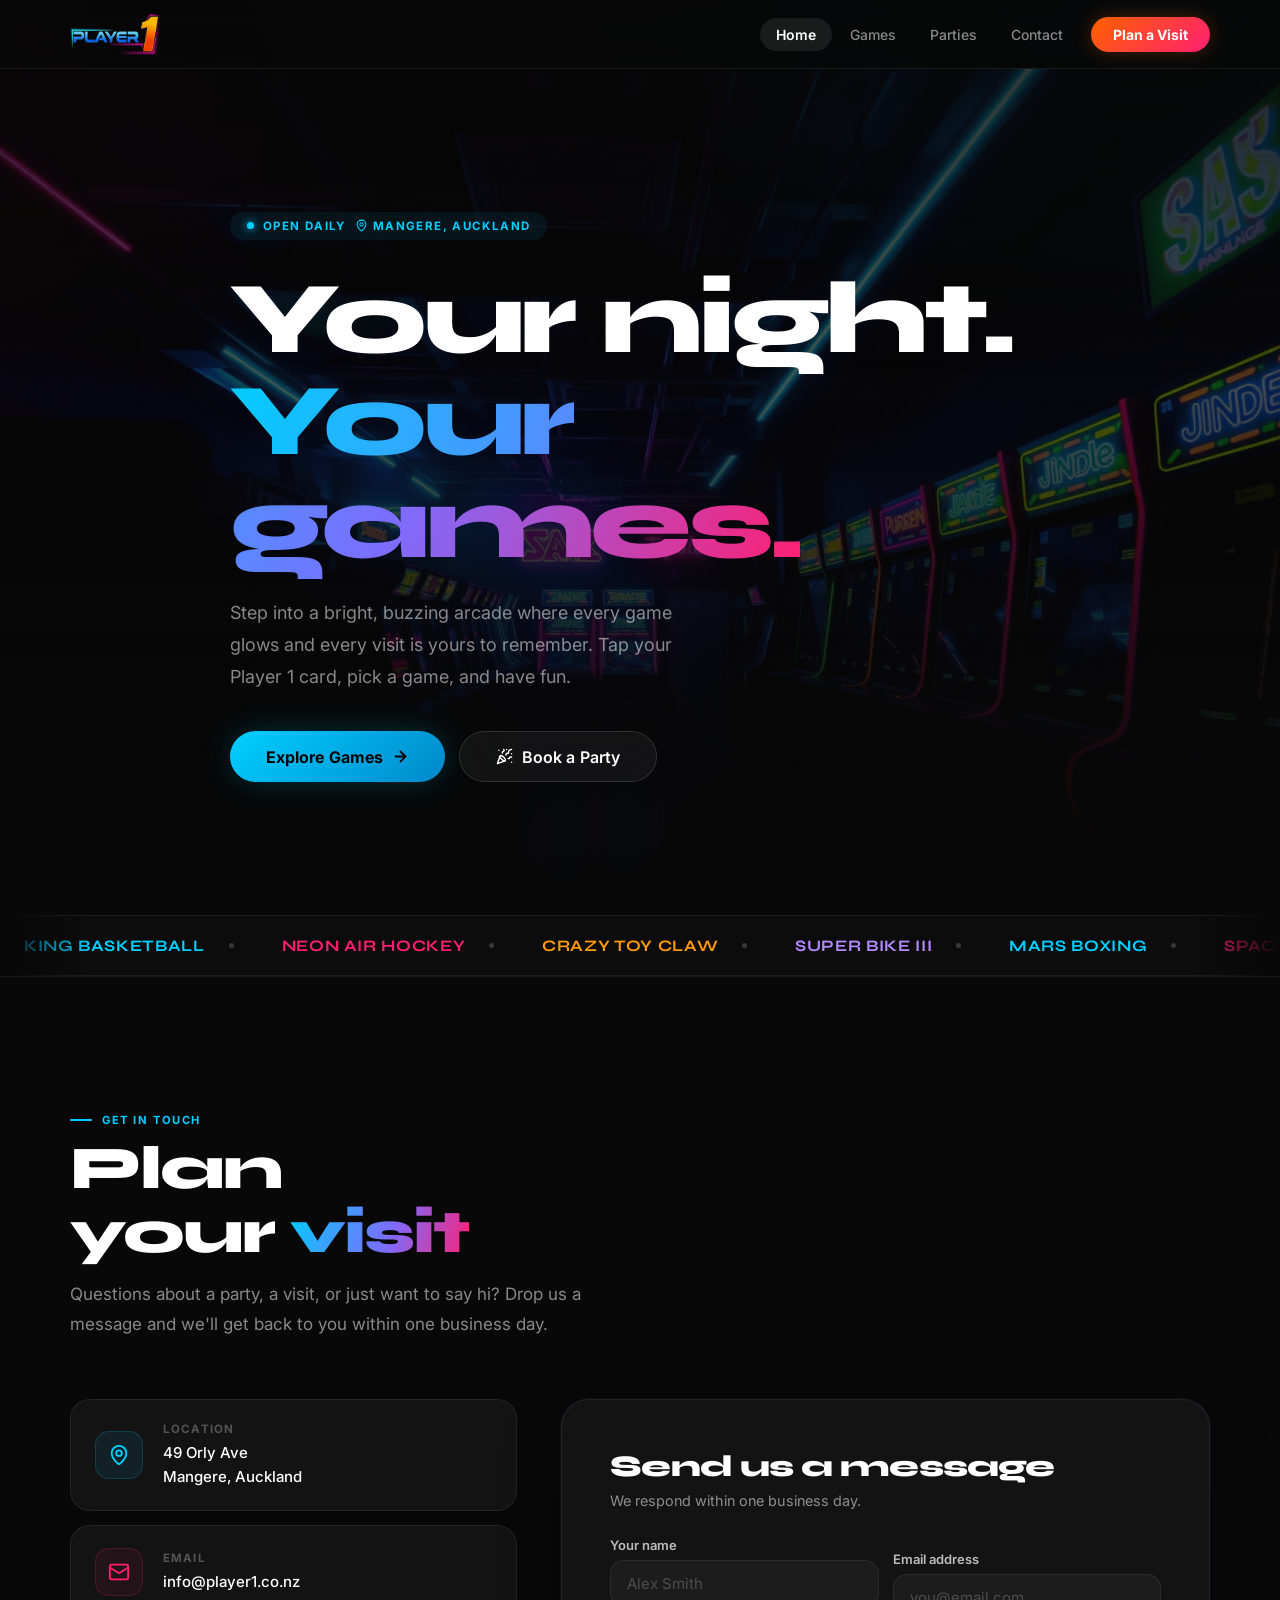
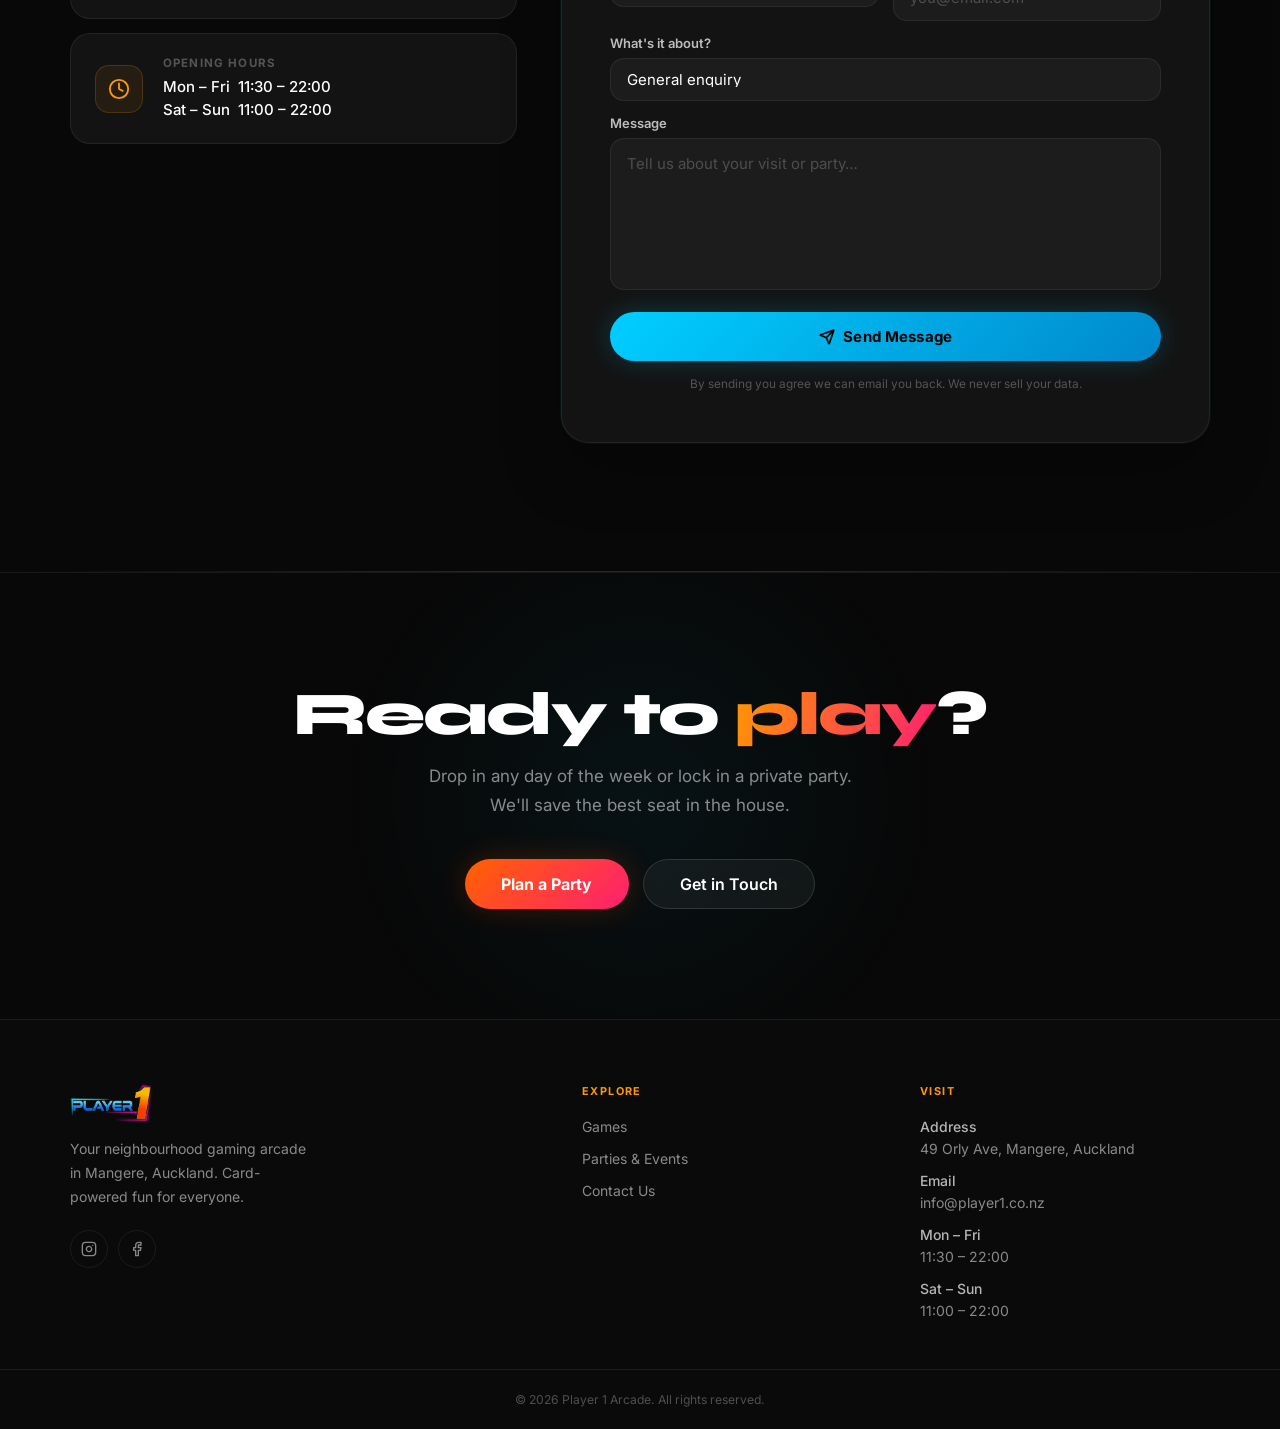
<file: index.html>
<!DOCTYPE html>
<html lang="en">
<head>
  <meta charset="UTF-8" />
  <meta name="viewport" content="width=device-width, initial-scale=1.0" />
  <title>Player 1 Arcade — Mangere, Auckland</title>
  <meta name="description" content="Your neighbourhood gaming arcade in Mangere, Auckland. Card-powered games, private party packages, and nights that glow." />
  <meta property="og:title" content="Player 1 Arcade" />
  <meta property="og:description" content="Card-powered gaming and unforgettable party packages at Player 1 Arcade, Mangere Auckland." />
  <meta property="og:type" content="website" />
  <link rel="icon" href="./assets/favicon-92x92.png" />
  <link rel="preconnect" href="https://fonts.googleapis.com" />
  <link rel="preconnect" href="https://fonts.gstatic.com" crossorigin />
  <link href="https://fonts.googleapis.com/css2?family=Syne:wght@700;800&family=Inter:wght@400;500;600;700&display=swap" rel="stylesheet" />
  <link rel="stylesheet" href="./style.css" />
</head>
<body>

<!-- ═══════════════════ HEADER ═══════════════════ -->
<header class="site-header">
  <div class="container">
    <div class="header-inner">
      <a href="index.html" class="logo" aria-label="Player 1 home">
        <img src="./assets/player1-logo-lBeeIn9W.png" alt="Player 1 Arcade" />
      </a>
      <nav class="main-nav" aria-label="Main navigation">
        <a href="index.html"   class="nav-link active">Home</a>
        <a href="games.html"   class="nav-link">Games</a>
        <a href="parties.html" class="nav-link">Parties</a>
        <a href="contact.html" class="nav-link">Contact</a>
        <a href="contact.html" class="nav-cta">Plan a Visit</a>
      </nav>
      <button class="hamburger" id="hamburger" aria-label="Toggle menu" aria-expanded="false">
        <span></span><span></span><span></span>
      </button>
    </div>
  </div>
  <nav class="mobile-menu" id="mobile-menu" aria-label="Mobile navigation">
    <a href="index.html"   class="active">Home</a>
    <a href="games.html">Games</a>
    <a href="parties.html">Parties</a>
    <a href="contact.html">Contact</a>
    <a href="contact.html" class="mob-cta-link">Plan a Visit ↗</a>
  </nav>
</header>

<main>

  <!-- ═══════════════════ HERO ═══════════════════ -->
  <section class="hero">
    <div class="hero-bg">
      <img src="./assets/hero-arcade-DlBj_60S.jpg" alt="" aria-hidden="true" />
      <div class="hero-overlay"></div>
    </div>
    <div class="container">
      <div class="hero-content">
        <div class="hero-badge reveal">
          <span class="badge-dot"></span>
          <div class="hero-badge-text">Open Daily<svg xmlns="http://www.w3.org/2000/svg" width="13" height="13" viewBox="0 0 24 24" fill="none" stroke="currentColor" stroke-width="2" stroke-linecap="round" stroke-linejoin="round" aria-hidden="true"><path d="M20 10c0 4.993-5.539 10.193-7.399 11.799a1 1 0 0 1-1.202 0C9.539 20.193 4 14.993 4 10a8 8 0 0 1 16 0"></path><circle cx="12" cy="10" r="3"></circle></svg> Mangere, Auckland</div>
        </div>
        <h1 class="display-xl hero-title reveal d1">
          Your night.<br />
          <span class="grad-blue">Your games.</span>
        </h1>
        <p class="hero-desc reveal d2">
          Step into a bright, buzzing arcade where every game glows and every visit is yours to remember. Tap your Player 1 card, pick a game, and have fun.
        </p>
        <div class="hero-actions reveal d3">
          <a href="games.html" class="btn btn-primary btn-lg">
            Explore Games
            <svg xmlns="http://www.w3.org/2000/svg" width="17" height="17" viewBox="0 0 24 24" fill="none" stroke="currentColor" stroke-width="2.5" stroke-linecap="round" stroke-linejoin="round" aria-hidden="true"><path d="M5 12h14"/><path d="m12 5 7 7-7 7"/></svg>
          </a>
          <a href="parties.html" class="btn btn-ghost btn-lg">
            <svg xmlns="http://www.w3.org/2000/svg" width="17" height="17" viewBox="0 0 24 24" fill="none" stroke="currentColor" stroke-width="2" stroke-linecap="round" stroke-linejoin="round" aria-hidden="true"><path d="M5.8 11.3 2 22l10.7-3.79"/><path d="M4 3h.01"/><path d="M22 8h.01"/><path d="M15 2h.01"/><path d="M22 20h.01"/><path d="m22 2-2.24.75a2.9 2.9 0 0 0-1.96 3.12c.1.86-.57 1.63-1.45 1.63h-.38c-.86 0-1.6.6-1.76 1.44L14 10"/><path d="m22 13-.82-.33c-.86-.34-1.82.2-1.98 1.11c-.11.7-.72 1.22-1.43 1.22H17"/><path d="m11 2 .33.82c.34.86-.2 1.82-1.11 1.98C9.52 4.9 9 5.52 9 6.23V7"/><path d="M11 13c1.93 1.93 2.83 4.17 2 5-.83.83-3.07-.07-5-2-1.93-1.93-2.83-4.17-2-5 .83-.83 3.07.07 5 2Z"/></svg>
            Book a Party
          </a>
        </div>
      </div>
    </div>
  </section>

  <!-- ═══════════════════ MARQUEE ═══════════════════ -->
  <div class="marquee-strip" aria-hidden="true">
    <div class="marquee-track">
      <!-- Set 1 -->
      <div class="marquee-item"><span class="m-name">King Basketball</span><span class="marquee-sep"></span></div>
      <div class="marquee-item"><span class="m-name">Neon Air Hockey</span><span class="marquee-sep"></span></div>
      <div class="marquee-item"><span class="m-name">Crazy Toy Claw</span><span class="marquee-sep"></span></div>
      <div class="marquee-item"><span class="m-name">Super Bike III</span><span class="marquee-sep"></span></div>
      <div class="marquee-item"><span class="m-name">Mars Boxing</span><span class="marquee-sep"></span></div>
      <div class="marquee-item"><span class="m-name">Space Express</span><span class="marquee-sep"></span></div>
      <div class="marquee-item"><span class="m-name">Crazy Drift R1</span><span class="marquee-sep"></span></div>
      <div class="marquee-item"><span class="m-name">Dynamic Bowling</span><span class="marquee-sep"></span></div>
      <div class="marquee-item"><span class="m-name">Be Marksman</span><span class="marquee-sep"></span></div>
      <div class="marquee-item"><span class="m-name">Storm Racer</span><span class="marquee-sep"></span></div>
      <div class="marquee-item"><span class="m-name">Arcade Basketball</span><span class="marquee-sep"></span></div>
      <div class="marquee-item"><span class="m-name">Dinosaur Claw</span><span class="marquee-sep"></span></div>
      <!-- Set 2 — duplicate for seamless loop -->
      <div class="marquee-item"><span class="m-name">King Basketball</span><span class="marquee-sep"></span></div>
      <div class="marquee-item"><span class="m-name">Neon Air Hockey</span><span class="marquee-sep"></span></div>
      <div class="marquee-item"><span class="m-name">Crazy Toy Claw</span><span class="marquee-sep"></span></div>
      <div class="marquee-item"><span class="m-name">Super Bike III</span><span class="marquee-sep"></span></div>
      <div class="marquee-item"><span class="m-name">Mars Boxing</span><span class="marquee-sep"></span></div>
      <div class="marquee-item"><span class="m-name">Space Express</span><span class="marquee-sep"></span></div>
      <div class="marquee-item"><span class="m-name">Crazy Drift R1</span><span class="marquee-sep"></span></div>
      <div class="marquee-item"><span class="m-name">Dynamic Bowling</span><span class="marquee-sep"></span></div>
      <div class="marquee-item"><span class="m-name">Be Marksman</span><span class="marquee-sep"></span></div>
      <div class="marquee-item"><span class="m-name">Storm Racer</span><span class="marquee-sep"></span></div>
      <div class="marquee-item"><span class="m-name">Arcade Basketball</span><span class="marquee-sep"></span></div>
      <div class="marquee-item"><span class="m-name">Dinosaur Claw</span><span class="marquee-sep"></span></div>
    </div>
  </div>

  <!-- ═══════════════════ CONTACT ═══════════════════ -->
  <section class="contact-section section" id="contact">
    <div class="container">
      <div class="contact-header reveal">
        <span class="eyebrow">Get in touch</span>
        <h2 class="display-lg" style="margin-top:10px;">
          Plan your <span class="grad-blue">visit</span>
        </h2>
        <p>Questions about a party, a visit, or just want to say hi? Drop us a message and we'll get back to you within one business day.</p>
      </div>

      <div class="contact-layout">
        <!-- Info cards -->
        <div class="info-stack">
          <div class="info-card reveal d1">
            <div class="info-icon c-blue">
              <svg xmlns="http://www.w3.org/2000/svg" width="22" height="22" viewBox="0 0 24 24" fill="none" stroke="currentColor" stroke-width="2" stroke-linecap="round" stroke-linejoin="round" aria-hidden="true"><path d="M20 10c0 4.993-5.539 10.193-7.399 11.799a1 1 0 0 1-1.202 0C9.539 20.193 4 14.993 4 10a8 8 0 0 1 16 0"/><circle cx="12" cy="10" r="3"/></svg>
            </div>
            <div>
              <div class="info-label">Location</div>
              <div class="info-value">49 Orly Ave<br />Mangere, Auckland</div>
            </div>
          </div>
          <div class="info-card reveal d2">
            <div class="info-icon c-pink">
              <svg xmlns="http://www.w3.org/2000/svg" width="22" height="22" viewBox="0 0 24 24" fill="none" stroke="currentColor" stroke-width="2" stroke-linecap="round" stroke-linejoin="round" aria-hidden="true"><path d="m22 7-8.991 5.727a2 2 0 0 1-2.009 0L2 7"/><rect x="2" y="4" width="20" height="16" rx="2"/></svg>
            </div>
            <div>
              <div class="info-label">Email</div>
              <div class="info-value">info@player1.co.nz</div>
            </div>
          </div>
          <div class="info-card reveal d3">
            <div class="info-icon c-orng">
              <svg xmlns="http://www.w3.org/2000/svg" width="22" height="22" viewBox="0 0 24 24" fill="none" stroke="currentColor" stroke-width="2" stroke-linecap="round" stroke-linejoin="round" aria-hidden="true"><circle cx="12" cy="12" r="10"/><path d="M12 6v6l4 2"/></svg>
            </div>
            <div>
              <div class="info-label">Opening Hours</div>
              <div class="info-value">Mon – Fri &nbsp;11:30 – 22:00<br />Sat – Sun &nbsp;11:00 – 22:00</div>
            </div>
          </div>
        </div>

        <!-- Contact form -->
        <div class="form-card reveal d2">
          <div id="form-main">
            <div class="form-card-title">Send us a message</div>
            <p class="form-card-sub">We respond within one business day.</p>
            <div class="form-row">
              <div class="fg">
                <label class="form-label" for="h-name">Your name</label>
                <input class="finput" id="h-name" name="name" type="text" placeholder="Alex Smith" maxlength="80" />
              </div>
              <div class="fg">
                <label class="form-label" for="h-email">Email address</label>
                <input class="finput" id="h-email" name="email" type="email" placeholder="you@email.com" maxlength="160" />
              </div>
            </div>
            <div class="fg">
              <label class="form-label" for="h-topic">What's it about?</label>
              <select class="finput" id="h-topic" name="topic">
                <option value="general">General enquiry</option>
                <option value="party">Party booking</option>
                <option value="private">Private hire</option>
                <option value="feedback">Feedback</option>
              </select>
            </div>
            <div class="fg">
              <label class="form-label" for="h-msg">Message</label>
              <textarea class="finput" id="h-msg" name="message" rows="5" maxlength="1000" placeholder="Tell us about your visit or party…"></textarea>
            </div>
            <button class="form-submit-btn" id="form-submit" type="button">
              <svg xmlns="http://www.w3.org/2000/svg" width="16" height="16" viewBox="0 0 24 24" fill="none" stroke="currentColor" stroke-width="2.5" stroke-linecap="round" stroke-linejoin="round" aria-hidden="true"><path d="M14.536 21.686a.5.5 0 0 0 .937-.024l6.5-19a.496.496 0 0 0-.635-.635l-19 6.5a.5.5 0 0 0-.024.937l7.93 3.18a2 2 0 0 1 1.112 1.11z"/><path d="m21.854 2.147-10.94 10.939"/></svg>
              Send Message
            </button>
            <p class="form-disclaimer">By sending you agree we can email you back. We never sell your data.</p>
          </div>
          <div class="form-success" id="form-success">
            <div class="form-success-icon">
              <svg xmlns="http://www.w3.org/2000/svg" width="52" height="52" viewBox="0 0 24 24" fill="none" stroke="var(--blue)" stroke-width="1.8" stroke-linecap="round" stroke-linejoin="round" aria-hidden="true"><path d="M22 11.08V12a10 10 0 1 1-5.93-9.14"/><path d="m9 11 3 3L22 4"/></svg>
            </div>
            <h3>Message sent!</h3>
            <p>Thanks for reaching out. We'll be in touch within one business day. See you on the floor!</p>
          </div>
        </div>
      </div>
    </div>
  </section>

  <!-- ═══════════════════ CTA BANNER ═══════════════════ -->
  <div class="rule"></div>
  <section class="cta-banner">
    <div class="container">
      <h2 class="display-lg reveal">Ready to <span class="grad-warm">play</span>?</h2>
      <p class="reveal d1">Drop in any day of the week or lock in a private party. We'll save the best seat in the house.</p>
      <div class="cta-actions reveal d2">
        <a href="parties.html" class="btn btn-accent btn-lg">Plan a Party</a>
        <a href="#contact"     class="btn btn-ghost  btn-lg">Get in Touch</a>
      </div>
    </div>
  </section>

</main>

<!-- ═══════════════════ FOOTER ═══════════════════ -->
<footer class="site-footer">
  <div class="container">
    <div class="footer-grid">
      <div class="footer-brand">
        <img src="./assets/player1-logo-lBeeIn9W.png" alt="Player 1 Arcade" class="footer-logo" />
        <p class="footer-tagline">Your neighbourhood gaming arcade in Mangere, Auckland. Card-powered fun for everyone.</p>
        <div class="footer-socials">
          <a href="#" class="social-btn" aria-label="Instagram">
            <svg xmlns="http://www.w3.org/2000/svg" width="16" height="16" viewBox="0 0 24 24" fill="none" stroke="currentColor" stroke-width="2" stroke-linecap="round" stroke-linejoin="round" aria-hidden="true"><rect width="20" height="20" x="2" y="2" rx="5" ry="5"/><path d="M16 11.37A4 4 0 1 1 12.63 8 4 4 0 0 1 16 11.37z"/><line x1="17.5" x2="17.51" y1="6.5" y2="6.5"/></svg>
          </a>
          <a href="#" class="social-btn" aria-label="Facebook">
            <svg xmlns="http://www.w3.org/2000/svg" width="16" height="16" viewBox="0 0 24 24" fill="none" stroke="currentColor" stroke-width="2" stroke-linecap="round" stroke-linejoin="round" aria-hidden="true"><path d="M18 2h-3a5 5 0 0 0-5 5v3H7v4h3v8h4v-8h3l1-4h-4V7a1 1 0 0 1 1-1h3z"/></svg>
          </a>
        </div>
      </div>
      <div>
        <div class="footer-col-title">Explore</div>
        <ul class="footer-links">
          <li><a href="games.html">Games</a></li>
          <li><a href="parties.html">Parties &amp; Events</a></li>
          <li><a href="contact.html">Contact Us</a></li>
        </ul>
      </div>
      <div>
        <div class="footer-col-title">Visit</div>
        <ul class="footer-links">
          <li><strong>Address</strong>49 Orly Ave, Mangere, Auckland</li>
          <li><strong>Email</strong>info@player1.co.nz</li>
          <li><strong>Mon – Fri</strong>11:30 – 22:00</li>
          <li><strong>Sat – Sun</strong>11:00 – 22:00</li>
        </ul>
      </div>
    </div>
  </div>
  <div class="footer-bottom">
    <div class="container">© 2026 Player 1 Arcade. All rights reserved.</div>
  </div>
</footer>

<script src="./main.js"></script>
</body>
</html>
</file>
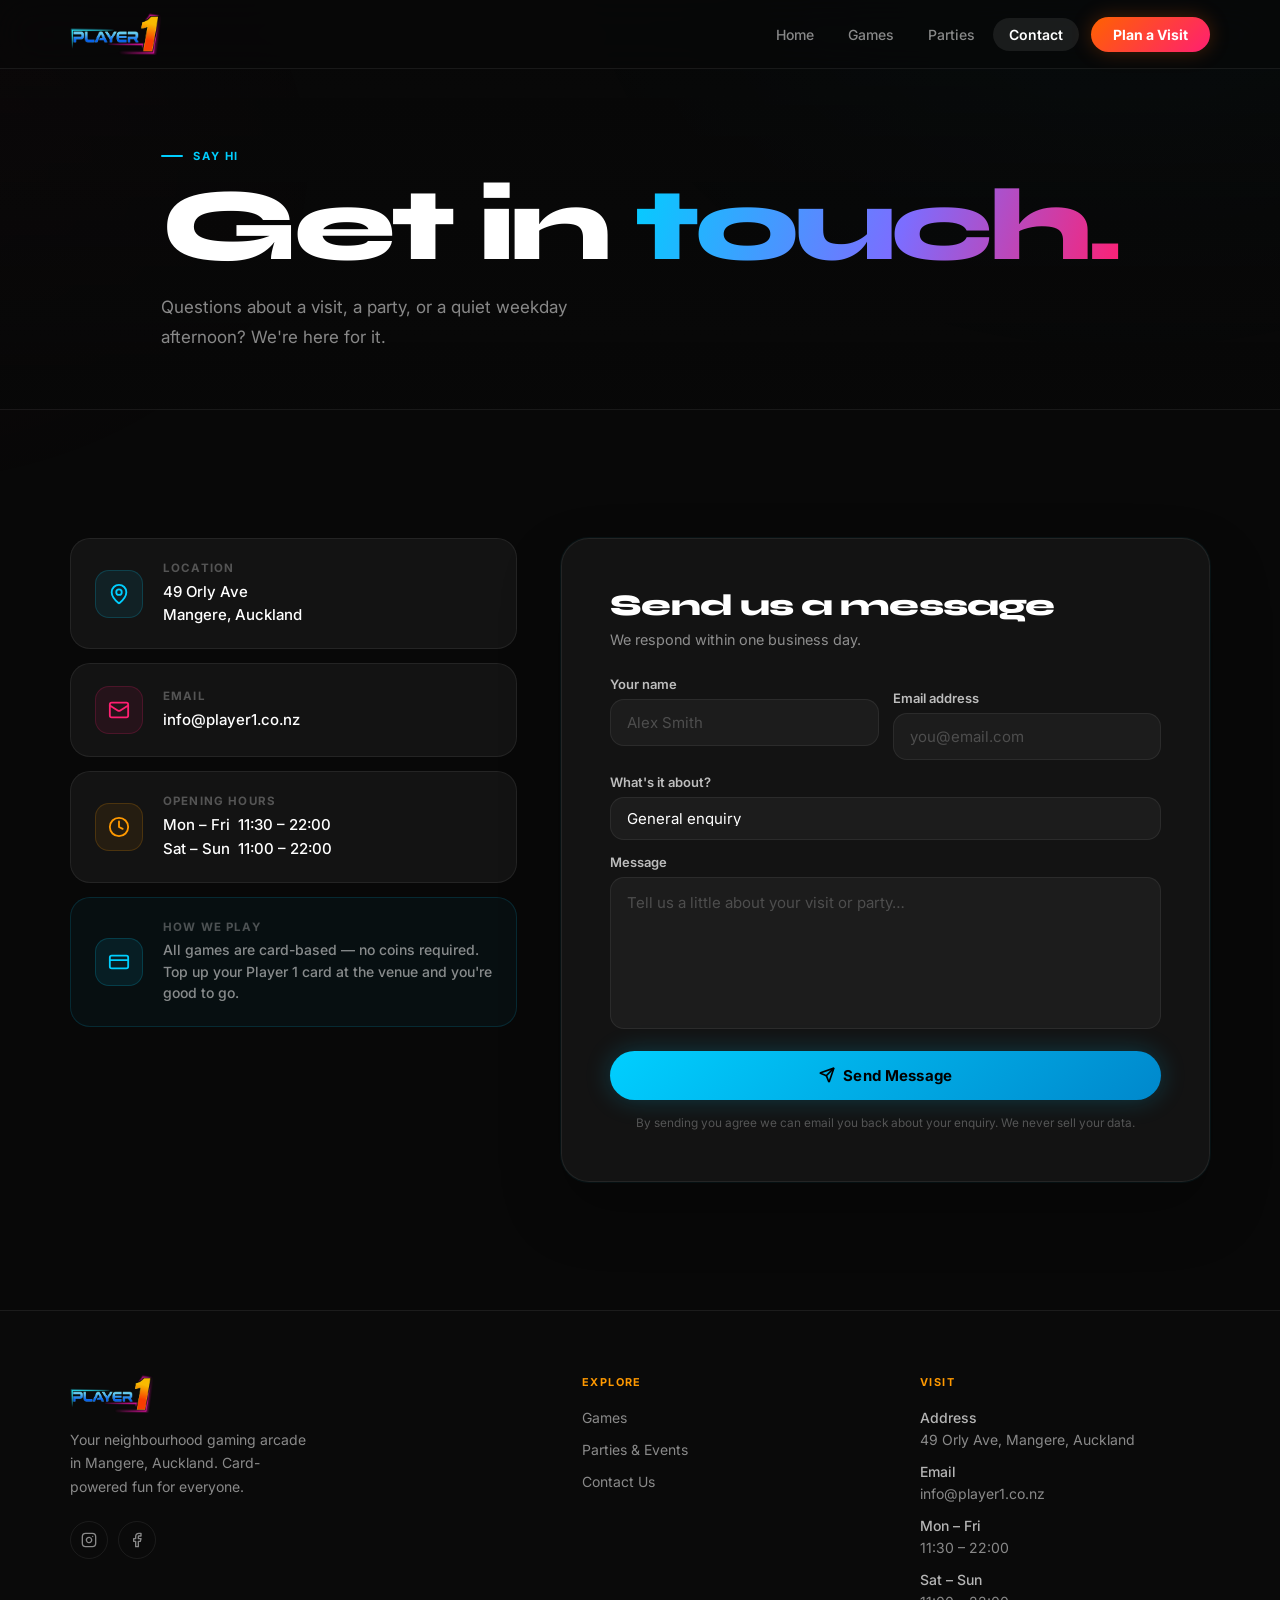
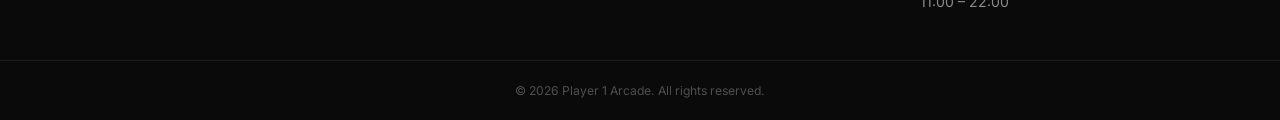
<file: contact.html>
<!DOCTYPE html>
<html lang="en">
<head>
  <meta charset="UTF-8" />
  <meta name="viewport" content="width=device-width, initial-scale=1.0" />
  <title>Contact Us — Player 1 Arcade</title>
  <meta name="description" content="Contact Player 1 Arcade in Mangere, Auckland. Visit us at 49 Orly Ave or email info@player1.co.nz." />
  <meta property="og:title" content="Contact Us — Player 1 Arcade" />
  <meta property="og:description" content="Get in touch with Player 1 Arcade. Questions about a visit, a party, or just want to say hello?" />
  <meta property="og:type" content="website" />
  <link rel="icon" href="./assets/favicon-92x92.png" />
  <link rel="preconnect" href="https://fonts.googleapis.com" />
  <link rel="preconnect" href="https://fonts.gstatic.com" crossorigin />
  <link href="https://fonts.googleapis.com/css2?family=Syne:wght@700;800&family=Inter:wght@400;500;600;700&display=swap" rel="stylesheet" />
  <link rel="stylesheet" href="./style.css" />
</head>
<body>

<!-- ═══════════════════ HEADER ═══════════════════ -->
<header class="site-header">
  <div class="container">
    <div class="header-inner">
      <a href="index.html" class="logo" aria-label="Player 1 home">
        <img src="./assets/player1-logo-lBeeIn9W.png" alt="Player 1 Arcade" />
      </a>
      <nav class="main-nav" aria-label="Main navigation">
        <a href="index.html"   class="nav-link">Home</a>
        <a href="games.html"   class="nav-link">Games</a>
        <a href="parties.html" class="nav-link">Parties</a>
        <a href="contact.html" class="nav-link active">Contact</a>
        <a href="contact.html" class="nav-cta">Plan a Visit</a>
      </nav>
      <button class="hamburger" id="hamburger" aria-label="Toggle menu">
        <span></span><span></span><span></span>
      </button>
    </div>
  </div>
  <nav class="mobile-menu" id="mobile-menu">
    <a href="index.html">Home</a>
    <a href="games.html">Games</a>
    <a href="parties.html">Parties</a>
    <a href="contact.html" class="active">Contact</a>
    <a href="contact.html" class="mob-cta-link">Plan a Visit ↗</a>
  </nav>
</header>

<main>

  <!-- ═══════════════════ PAGE HERO ═══════════════════ -->
  <section class="page-hero" style="min-height:36vh;">
    <div class="page-hero-overlay" style="background:linear-gradient(to bottom,rgba(8,8,8,0.6) 0%,rgba(8,8,8,0.95) 100%);position:absolute;inset:0;"></div>
    <div class="container">
      <div class="page-hero-content">
        <span class="eyebrow reveal">Say Hi</span>
        <h1 class="display-xl reveal d1">
          Get in <span class="grad-blue">touch.</span>
        </h1>
        <p class="reveal d2" style="margin-top:16px;max-width:480px;color:var(--muted);font-size:1.0625rem;line-height:1.75;">
          Questions about a visit, a party, or a quiet weekday afternoon? We're here for it.
        </p>
      </div>
    </div>
  </section>

  <!-- ═══════════════════ CONTACT SECTION ═══════════════════ -->
  <section class="contact-page-section">
    <div class="container">
      <div class="contact-layout">

        <!-- Info cards -->
        <div class="info-stack">
          <div class="info-card reveal d1">
            <div class="info-icon c-blue">
              <svg xmlns="http://www.w3.org/2000/svg" width="22" height="22" viewBox="0 0 24 24" fill="none" stroke="currentColor" stroke-width="2" stroke-linecap="round" stroke-linejoin="round" aria-hidden="true"><path d="M20 10c0 4.993-5.539 10.193-7.399 11.799a1 1 0 0 1-1.202 0C9.539 20.193 4 14.993 4 10a8 8 0 0 1 16 0"/><circle cx="12" cy="10" r="3"/></svg>
            </div>
            <div>
              <div class="info-label">Location</div>
              <div class="info-value">49 Orly Ave<br />Mangere, Auckland</div>
            </div>
          </div>
          <div class="info-card reveal d2">
            <div class="info-icon c-pink">
              <svg xmlns="http://www.w3.org/2000/svg" width="22" height="22" viewBox="0 0 24 24" fill="none" stroke="currentColor" stroke-width="2" stroke-linecap="round" stroke-linejoin="round" aria-hidden="true"><path d="m22 7-8.991 5.727a2 2 0 0 1-2.009 0L2 7"/><rect x="2" y="4" width="20" height="16" rx="2"/></svg>
            </div>
            <div>
              <div class="info-label">Email</div>
              <div class="info-value">info@player1.co.nz</div>
            </div>
          </div>
          <div class="info-card reveal d3">
            <div class="info-icon c-orng">
              <svg xmlns="http://www.w3.org/2000/svg" width="22" height="22" viewBox="0 0 24 24" fill="none" stroke="currentColor" stroke-width="2" stroke-linecap="round" stroke-linejoin="round" aria-hidden="true"><circle cx="12" cy="12" r="10"/><path d="M12 6v6l4 2"/></svg>
            </div>
            <div>
              <div class="info-label">Opening Hours</div>
              <div class="info-value">Mon – Fri &nbsp;11:30 – 22:00<br />Sat – Sun &nbsp;11:00 – 22:00</div>
            </div>
          </div>

          <!-- Card note -->
          <div class="info-card reveal d4" style="background:rgba(0,207,255,0.04);border-color:rgba(0,207,255,0.14);">
            <div class="info-icon c-blue">
              <svg xmlns="http://www.w3.org/2000/svg" width="22" height="22" viewBox="0 0 24 24" fill="none" stroke="currentColor" stroke-width="2" stroke-linecap="round" stroke-linejoin="round" aria-hidden="true"><rect x="2" y="5" width="20" height="14" rx="2"/><path d="M2 10h20"/></svg>
            </div>
            <div>
              <div class="info-label">How We Play</div>
              <div class="info-value" style="font-size:0.875rem;color:var(--muted);">All games are card-based — no coins required. Top up your Player 1 card at the venue and you're good to go.</div>
            </div>
          </div>
        </div>

        <!-- Contact form -->
        <div class="form-card reveal d2">
          <div id="form-main">
            <div class="form-card-title">Send us a message</div>
            <p class="form-card-sub">We respond within one business day.</p>
            <div class="form-row">
              <div class="fg">
                <label class="form-label" for="c-name">Your name</label>
                <input class="finput" id="c-name" name="name" type="text" placeholder="Alex Smith" maxlength="80" />
              </div>
              <div class="fg">
                <label class="form-label" for="c-email">Email address</label>
                <input class="finput" id="c-email" name="email" type="email" placeholder="you@email.com" maxlength="160" />
              </div>
            </div>
            <div class="fg">
              <label class="form-label" for="c-topic">What's it about?</label>
              <select class="finput" id="c-topic" name="topic">
                <option value="general">General enquiry</option>
                <option value="party">Party booking</option>
                <option value="private">Private hire</option>
                <option value="feedback">Feedback</option>
              </select>
            </div>
            <div class="fg">
              <label class="form-label" for="c-msg">Message</label>
              <textarea class="finput" id="c-msg" name="message" rows="5" maxlength="1000" placeholder="Tell us a little about your visit or party…"></textarea>
            </div>
            <button class="form-submit-btn" id="form-submit" type="button">
              <svg xmlns="http://www.w3.org/2000/svg" width="16" height="16" viewBox="0 0 24 24" fill="none" stroke="currentColor" stroke-width="2.5" stroke-linecap="round" stroke-linejoin="round" aria-hidden="true"><path d="M14.536 21.686a.5.5 0 0 0 .937-.024l6.5-19a.496.496 0 0 0-.635-.635l-19 6.5a.5.5 0 0 0-.024.937l7.93 3.18a2 2 0 0 1 1.112 1.11z"/><path d="m21.854 2.147-10.94 10.939"/></svg>
              Send Message
            </button>
            <p class="form-disclaimer">By sending you agree we can email you back about your enquiry. We never sell your data.</p>
          </div>
          <div class="form-success" id="form-success">
            <div class="form-success-icon">
              <svg xmlns="http://www.w3.org/2000/svg" width="52" height="52" viewBox="0 0 24 24" fill="none" stroke="var(--blue)" stroke-width="1.8" stroke-linecap="round" stroke-linejoin="round" aria-hidden="true"><path d="M22 11.08V12a10 10 0 1 1-5.93-9.14"/><path d="m9 11 3 3L22 4"/></svg>
            </div>
            <h3>Message sent!</h3>
            <p>Thanks for reaching out. We'll be in touch within one business day. See you on the floor!</p>
          </div>
        </div>

      </div>
    </div>
  </section>

</main>

<!-- ═══════════════════ FOOTER ═══════════════════ -->
<footer class="site-footer">
  <div class="container">
    <div class="footer-grid">
      <div class="footer-brand">
        <img src="./assets/player1-logo-lBeeIn9W.png" alt="Player 1 Arcade" class="footer-logo" />
        <p class="footer-tagline">Your neighbourhood gaming arcade in Mangere, Auckland. Card-powered fun for everyone.</p>
        <div class="footer-socials">
          <a href="#" class="social-btn" aria-label="Instagram">
            <svg xmlns="http://www.w3.org/2000/svg" width="16" height="16" viewBox="0 0 24 24" fill="none" stroke="currentColor" stroke-width="2" stroke-linecap="round" stroke-linejoin="round" aria-hidden="true"><rect width="20" height="20" x="2" y="2" rx="5" ry="5"/><path d="M16 11.37A4 4 0 1 1 12.63 8 4 4 0 0 1 16 11.37z"/><line x1="17.5" x2="17.51" y1="6.5" y2="6.5"/></svg>
          </a>
          <a href="#" class="social-btn" aria-label="Facebook">
            <svg xmlns="http://www.w3.org/2000/svg" width="16" height="16" viewBox="0 0 24 24" fill="none" stroke="currentColor" stroke-width="2" stroke-linecap="round" stroke-linejoin="round" aria-hidden="true"><path d="M18 2h-3a5 5 0 0 0-5 5v3H7v4h3v8h4v-8h3l1-4h-4V7a1 1 0 0 1 1-1h3z"/></svg>
          </a>
        </div>
      </div>
      <div>
        <div class="footer-col-title">Explore</div>
        <ul class="footer-links">
          <li><a href="games.html">Games</a></li>
          <li><a href="parties.html">Parties &amp; Events</a></li>
          <li><a href="contact.html">Contact Us</a></li>
        </ul>
      </div>
      <div>
        <div class="footer-col-title">Visit</div>
        <ul class="footer-links">
          <li><strong>Address</strong>49 Orly Ave, Mangere, Auckland</li>
          <li><strong>Email</strong>info@player1.co.nz</li>
          <li><strong>Mon – Fri</strong>11:30 – 22:00</li>
          <li><strong>Sat – Sun</strong>11:00 – 22:00</li>
        </ul>
      </div>
    </div>
  </div>
  <div class="footer-bottom">
    <div class="container">© 2026 Player 1 Arcade. All rights reserved.</div>
  </div>
</footer>

<script src="./main.js"></script>
</body>
</html>
</file>
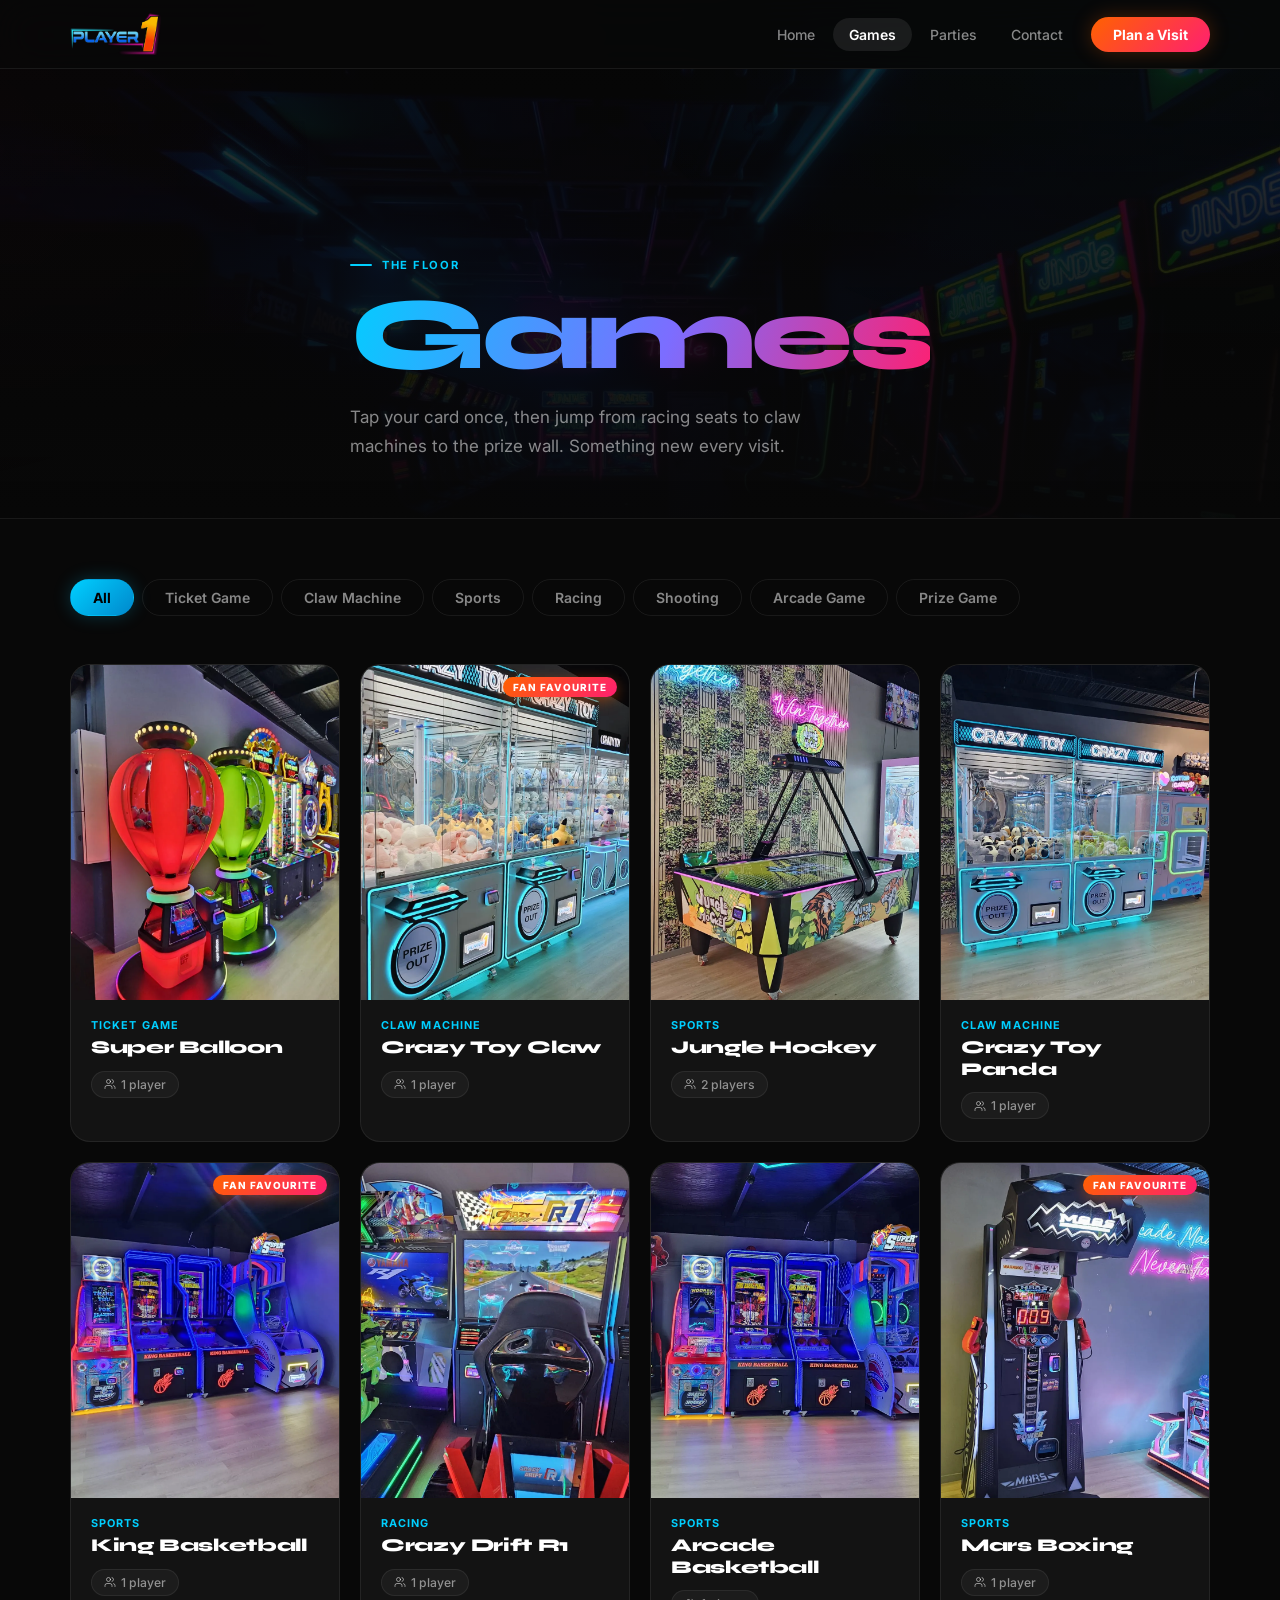
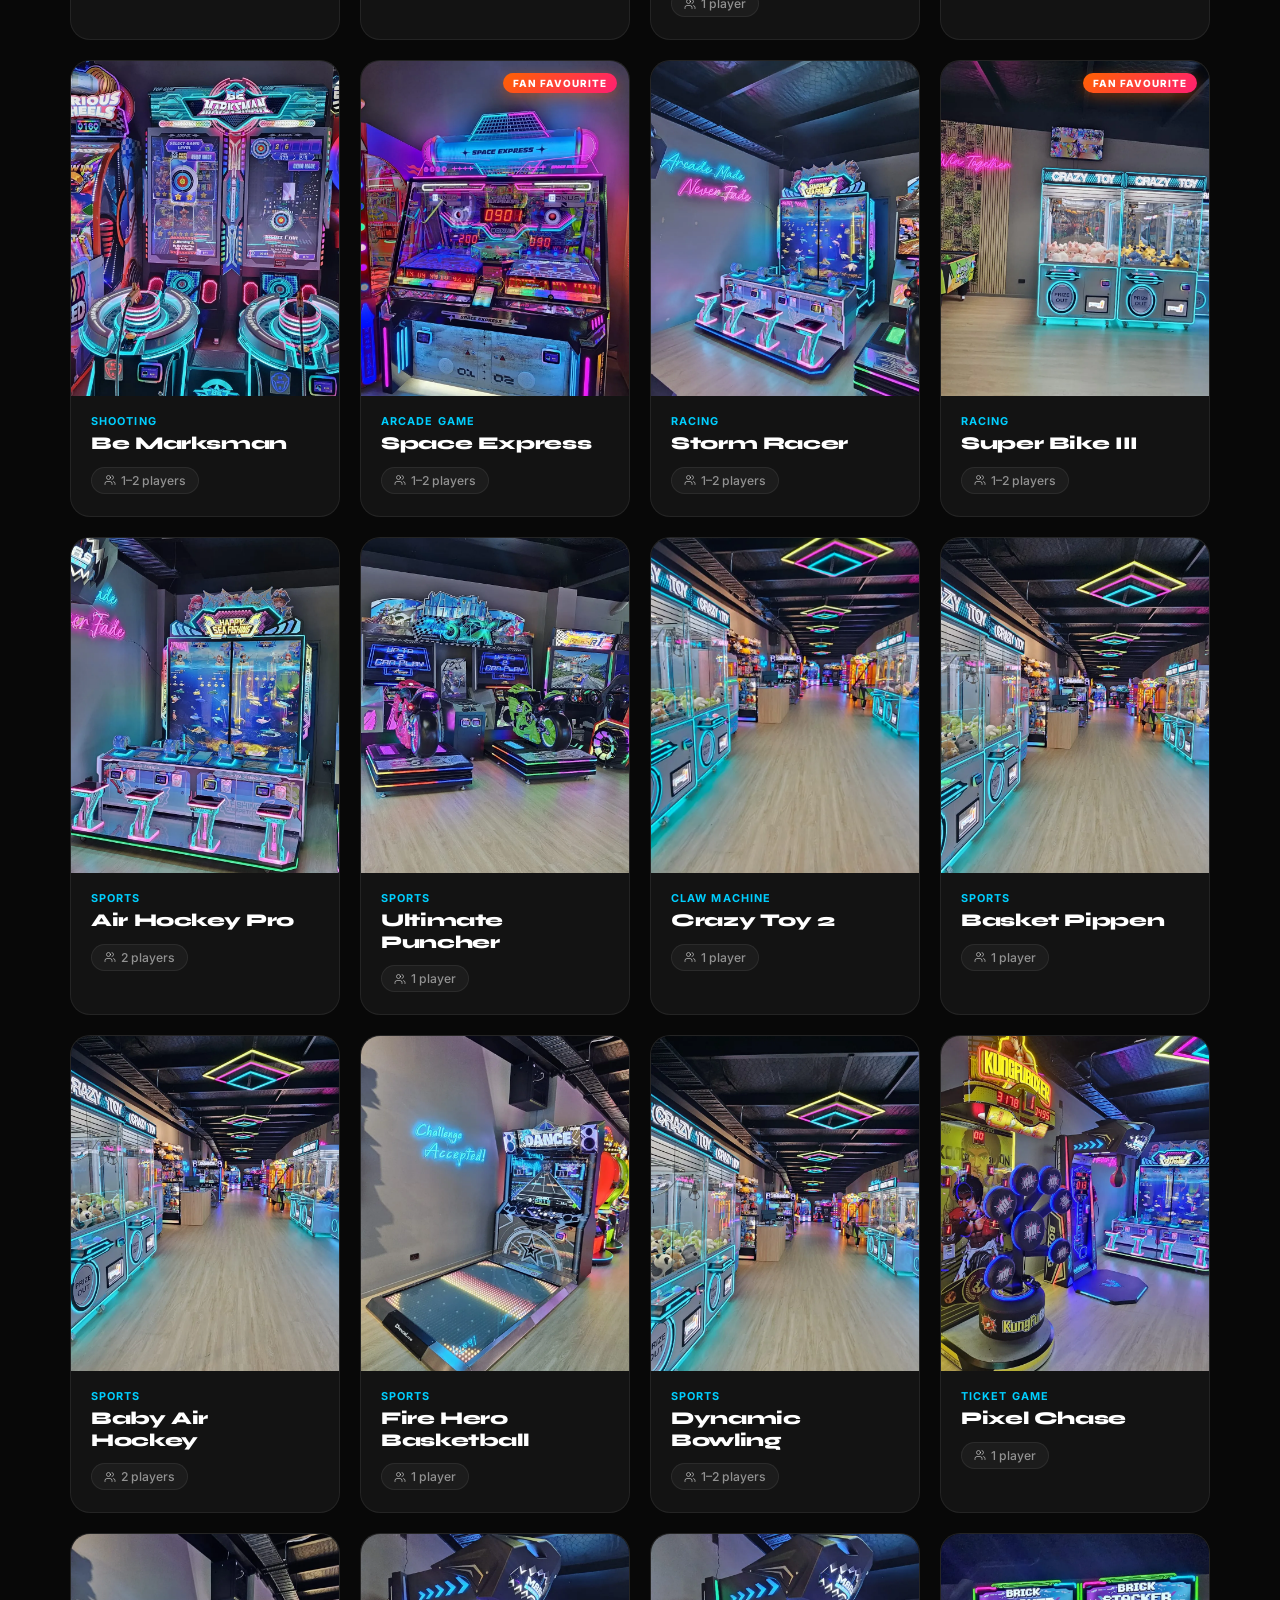
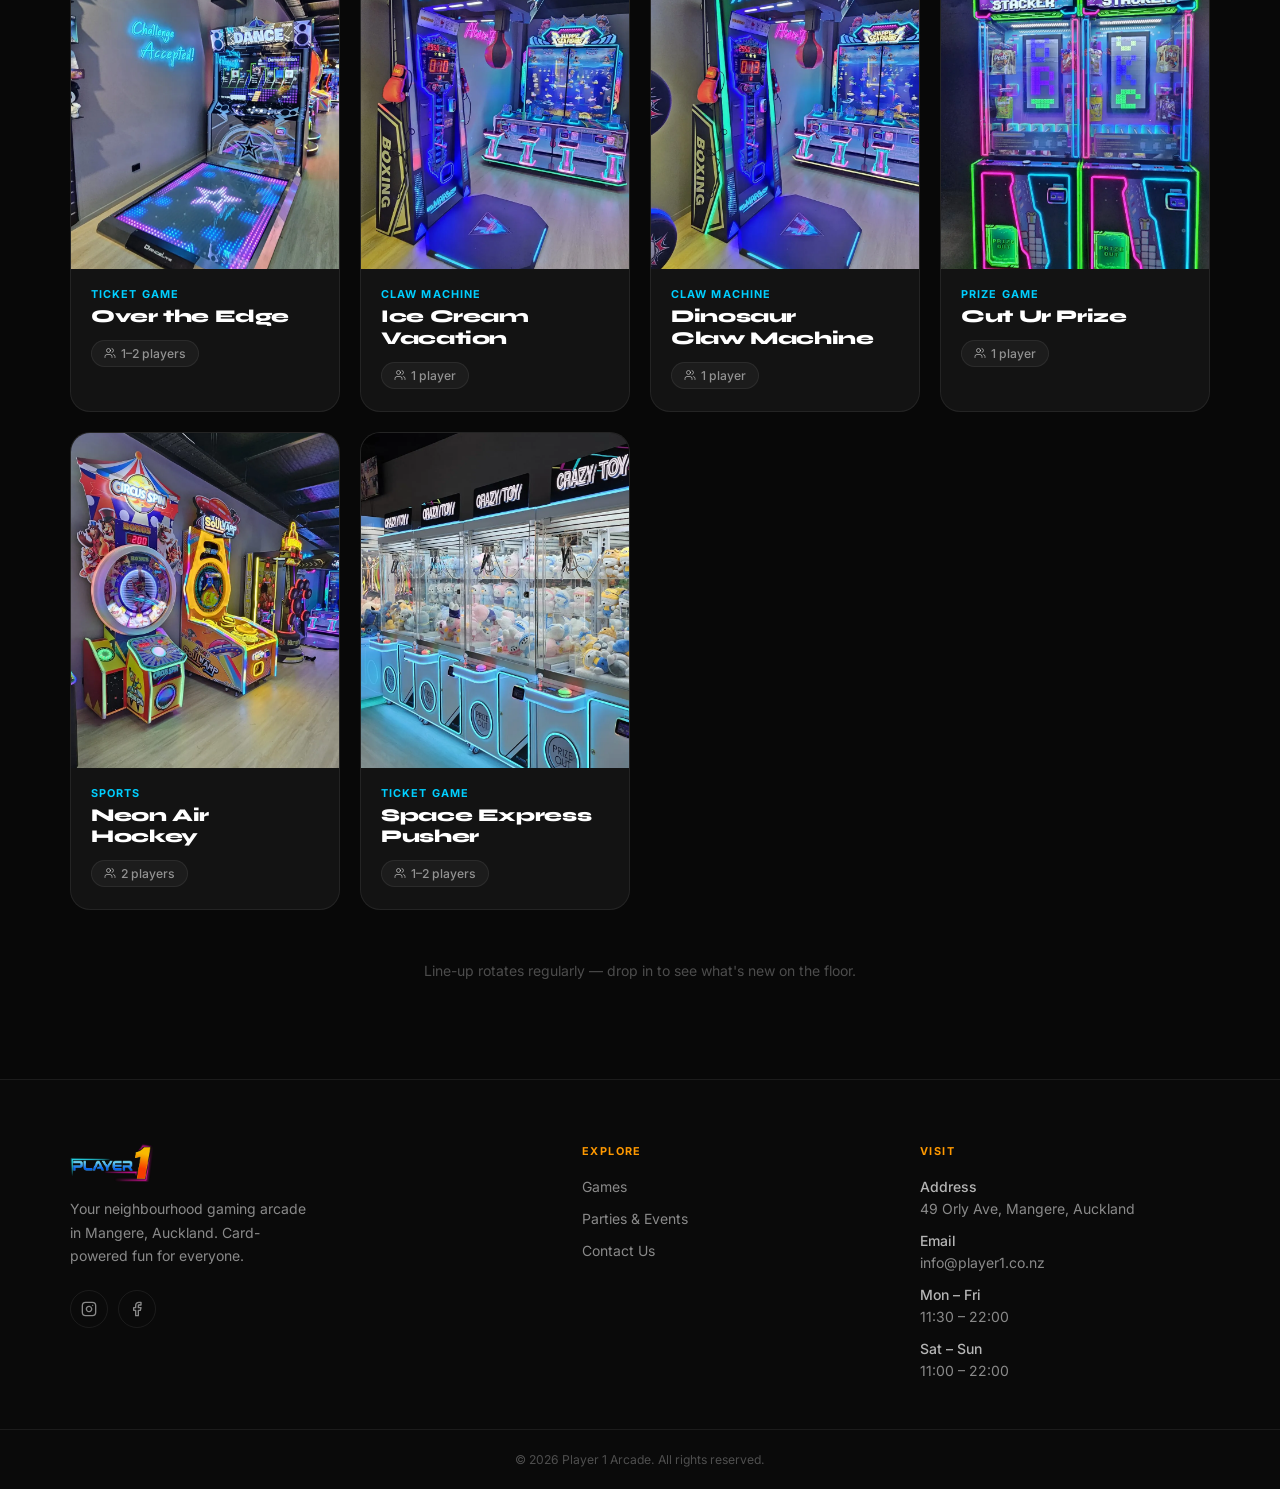
<file: games.html>
<!DOCTYPE html>
<html lang="en">
<head>
  <meta charset="UTF-8" />
  <meta name="viewport" content="width=device-width, initial-scale=1.0" />
  <title>Games — Player 1 Arcade</title>
  <meta name="description" content="Browse all games at Player 1 Arcade, Mangere Auckland. Racing, basketball, claw machines, air hockey and more — all card-powered." />
  <meta property="og:title" content="Games — Player 1 Arcade" />
  <meta property="og:description" content="Racing, basketball, claw machines, air hockey and more. All card-powered fun at Player 1 Arcade." />
  <meta property="og:type" content="website" />
  <link rel="icon" href="./assets/favicon-92x92.png" />
  <link rel="preconnect" href="https://fonts.googleapis.com" />
  <link rel="preconnect" href="https://fonts.gstatic.com" crossorigin />
  <link href="https://fonts.googleapis.com/css2?family=Syne:wght@700;800&family=Inter:wght@400;500;600;700&display=swap" rel="stylesheet" />
  <link rel="stylesheet" href="./style.css" />
</head>
<body>

<!-- ═══════════════════ HEADER ═══════════════════ -->
<header class="site-header">
  <div class="container">
    <div class="header-inner">
      <a href="index.html" class="logo" aria-label="Player 1 home">
        <img src="./assets/player1-logo-lBeeIn9W.png" alt="Player 1 Arcade" />
      </a>
      <nav class="main-nav" aria-label="Main navigation">
        <a href="index.html"   class="nav-link">Home</a>
        <a href="games.html"   class="nav-link active">Games</a>
        <a href="parties.html" class="nav-link">Parties</a>
        <a href="contact.html" class="nav-link">Contact</a>
        <a href="contact.html" class="nav-cta">Plan a Visit</a>
      </nav>
      <button class="hamburger" id="hamburger" aria-label="Toggle menu">
        <span></span><span></span><span></span>
      </button>
    </div>
  </div>
  <nav class="mobile-menu" id="mobile-menu">
    <a href="index.html">Home</a>
    <a href="games.html" class="active">Games</a>
    <a href="parties.html">Parties</a>
    <a href="contact.html">Contact</a>
    <a href="contact.html" class="mob-cta-link">Plan a Visit ↗</a>
  </nav>
</header>

<main>

  <!-- ═══════════════════ PAGE HERO ═══════════════════ -->
  <section class="page-hero">
    <div class="page-hero-bg">
      <img src="./assets/hero-arcade-DlBj_60S.jpg" alt="" aria-hidden="true" />
      <div class="page-hero-overlay"></div>
    </div>
    <div class="container">
      <div class="page-hero-content">
        <span class="eyebrow reveal">The Floor</span>
        <h1 class="display-xl reveal d1">
          <span class="grad-blue">Games</span>
        </h1>
        <p class="reveal d2" style="margin-top:16px;max-width:480px;color:var(--muted);font-size:1.0625rem;line-height:1.75;">
          Tap your card once, then jump from racing seats to claw machines to the prize wall. Something new every visit.
        </p>
      </div>
    </div>
  </section>

  <!-- ═══════════════════ GAMES GRID ═══════════════════ -->
  <section class="games-section">
    <div class="container">
      <div class="filter-bar" id="filterBar" role="group" aria-label="Filter by category"></div>
      <div class="games-grid" id="gamesGrid"></div>
      <p class="games-footer-note">Line-up rotates regularly — drop in to see what's new on the floor.</p>
    </div>
  </section>

</main>

<!-- ═══════════════════ FOOTER ═══════════════════ -->
<footer class="site-footer">
  <div class="container">
    <div class="footer-grid">
      <div class="footer-brand">
        <img src="./assets/player1-logo-lBeeIn9W.png" alt="Player 1 Arcade" class="footer-logo" />
        <p class="footer-tagline">Your neighbourhood gaming arcade in Mangere, Auckland. Card-powered fun for everyone.</p>
        <div class="footer-socials">
          <a href="#" class="social-btn" aria-label="Instagram">
            <svg xmlns="http://www.w3.org/2000/svg" width="16" height="16" viewBox="0 0 24 24" fill="none" stroke="currentColor" stroke-width="2" stroke-linecap="round" stroke-linejoin="round" aria-hidden="true"><rect width="20" height="20" x="2" y="2" rx="5" ry="5"/><path d="M16 11.37A4 4 0 1 1 12.63 8 4 4 0 0 1 16 11.37z"/><line x1="17.5" x2="17.51" y1="6.5" y2="6.5"/></svg>
          </a>
          <a href="#" class="social-btn" aria-label="Facebook">
            <svg xmlns="http://www.w3.org/2000/svg" width="16" height="16" viewBox="0 0 24 24" fill="none" stroke="currentColor" stroke-width="2" stroke-linecap="round" stroke-linejoin="round" aria-hidden="true"><path d="M18 2h-3a5 5 0 0 0-5 5v3H7v4h3v8h4v-8h3l1-4h-4V7a1 1 0 0 1 1-1h3z"/></svg>
          </a>
        </div>
      </div>
      <div>
        <div class="footer-col-title">Explore</div>
        <ul class="footer-links">
          <li><a href="games.html">Games</a></li>
          <li><a href="parties.html">Parties &amp; Events</a></li>
          <li><a href="contact.html">Contact Us</a></li>
        </ul>
      </div>
      <div>
        <div class="footer-col-title">Visit</div>
        <ul class="footer-links">
          <li><strong>Address</strong>49 Orly Ave, Mangere, Auckland</li>
          <li><strong>Email</strong>info@player1.co.nz</li>
          <li><strong>Mon – Fri</strong>11:30 – 22:00</li>
          <li><strong>Sat – Sun</strong>11:00 – 22:00</li>
        </ul>
      </div>
    </div>
  </div>
  <div class="footer-bottom">
    <div class="container">© 2026 Player 1 Arcade. All rights reserved.</div>
  </div>
</footer>

<script src="./main.js"></script>
<script>
  const filterBar  = document.getElementById('filterBar');
  const gamesGrid  = document.getElementById('gamesGrid');
  let   allGames   = [];

  fetch('./games.json')
    .then(r => r.json())
    .then(data => {
      allGames = data.games;
      buildFilters(allGames);
      renderGames(allGames);
    });

  function renderGames(list) {
    gamesGrid.innerHTML = list.map(g => `
      <article class="game-card">
        <div class="game-img-wrap">
          <img src="./assets/images/games/${g.src}" alt="${g.name}" loading="lazy" />
          ${g.favourite ? '<div class="game-fav-badge">Fan Favourite</div>' : ''}
        </div>
        <div class="game-body">
          <div class="game-cat">${g.category}</div>
          <h2 class="game-name">${g.name}</h2>
          <div class="game-players">
            <svg xmlns="http://www.w3.org/2000/svg" width="12" height="12" viewBox="0 0 24 24" fill="none" stroke="currentColor" stroke-width="2" stroke-linecap="round" stroke-linejoin="round" aria-hidden="true"><path d="M16 21v-2a4 4 0 0 0-4-4H6a4 4 0 0 0-4 4v2"/><circle cx="9" cy="7" r="4"/><path d="M22 21v-2a4 4 0 0 0-3-3.87"/><path d="M16 3.13a4 4 0 0 1 0 7.75"/></svg>
            ${g.player}
          </div>
        </div>
      </article>
    `).join('');
  }

  function buildFilters(games) {
    const cats = ['All', ...new Set(games.map(g => g.category))];
    cats.forEach((cat, i) => {
      const btn = document.createElement('button');
      btn.textContent = cat;
      btn.className = 'filter-btn' + (i === 0 ? ' active' : '');
      btn.addEventListener('click', () => {
        filterBar.querySelectorAll('.filter-btn').forEach(b => b.classList.remove('active'));
        btn.classList.add('active');
        renderGames(cat === 'All' ? allGames : allGames.filter(g => g.category === cat));
      });
      filterBar.appendChild(btn);
    });
  }
</script>
</body>
</html>
</file>
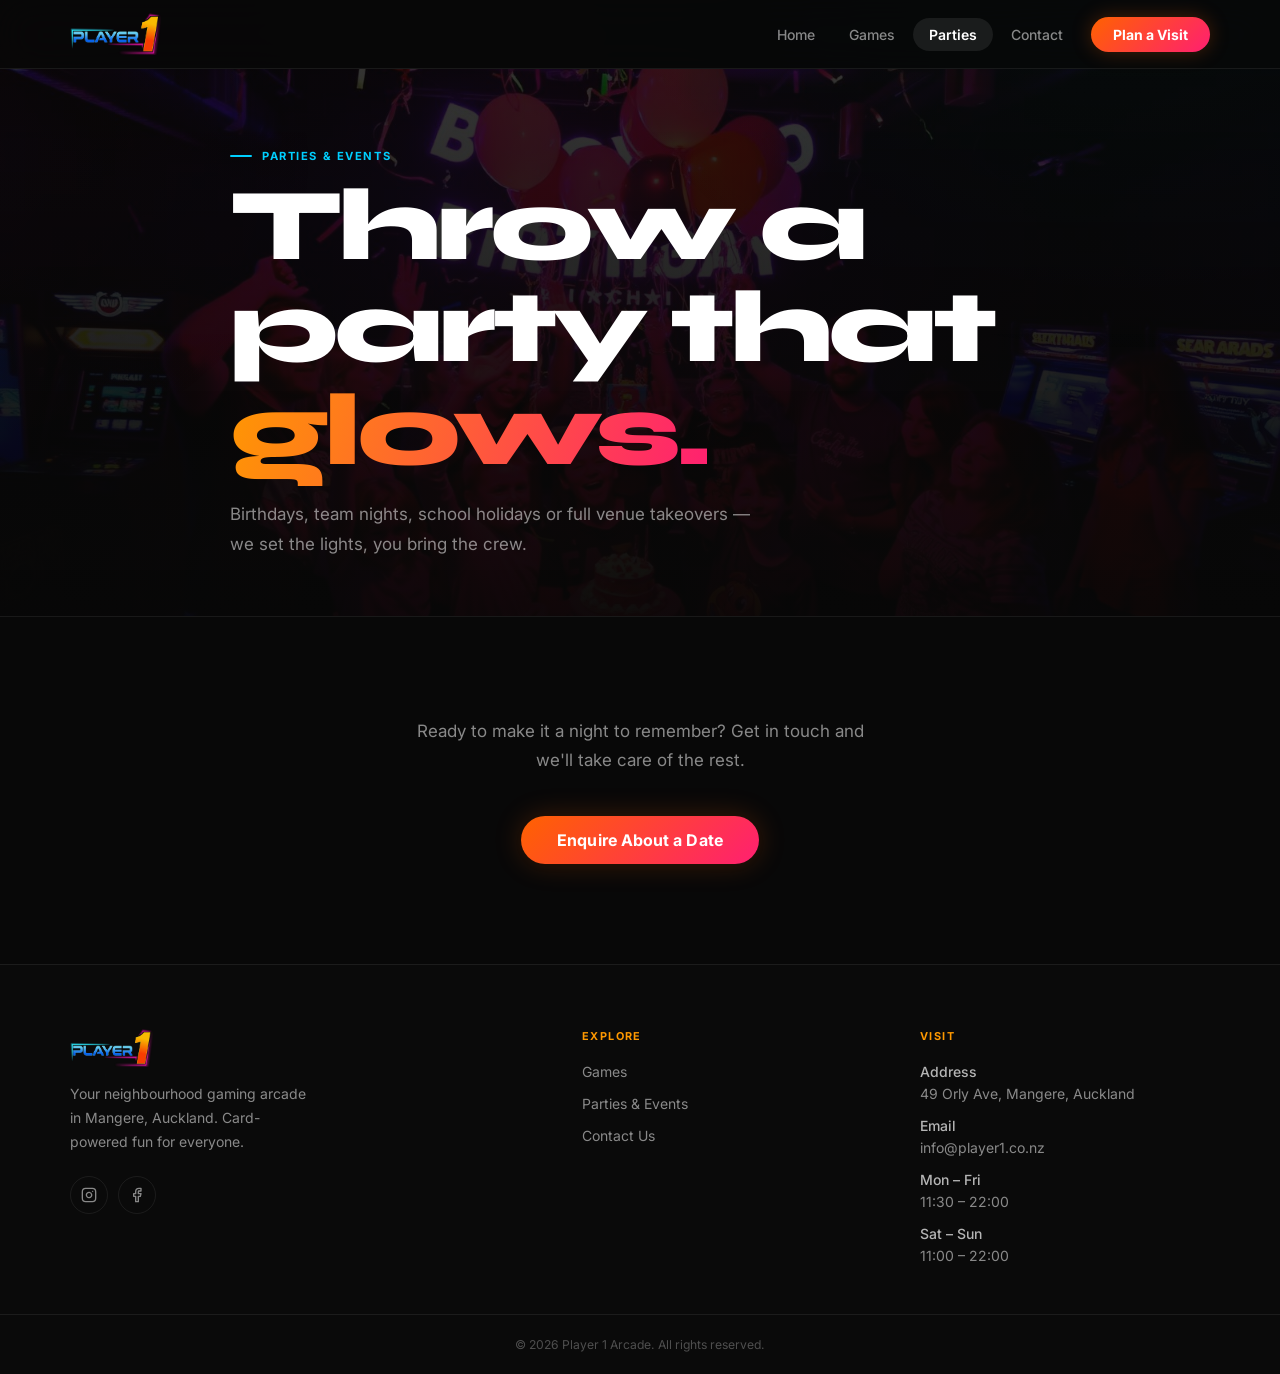
<file: parties.html>
<!DOCTYPE html>
<html lang="en">
<head>
  <meta charset="UTF-8" />
  <meta name="viewport" content="width=device-width, initial-scale=1.0" />
  <title>Parties &amp; Events — Player 1 Arcade</title>
  <meta name="description" content="Book your party at Player 1 Arcade, Mangere Auckland. Birthdays, team nights, school holidays or full venue takeovers — we set the lights, you bring the crew." />
  <meta property="og:title" content="Parties &amp; Events — Player 1 Arcade" />
  <meta property="og:description" content="Birthdays, team nights, school holidays or full venue takeovers at Player 1 Arcade, Mangere Auckland." />
  <meta property="og:type" content="website" />
  <link rel="icon" href="./assets/favicon-92x92.png" />
  <link rel="preconnect" href="https://fonts.googleapis.com" />
  <link rel="preconnect" href="https://fonts.gstatic.com" crossorigin />
  <link href="https://fonts.googleapis.com/css2?family=Syne:wght@700;800&family=Inter:wght@400;500;600;700&display=swap" rel="stylesheet" />
  <link rel="stylesheet" href="./style.css" />
</head>
<body>

<!-- ═══════════════════ HEADER ═══════════════════ -->
<header class="site-header">
  <div class="container">
    <div class="header-inner">
      <a href="index.html" class="logo" aria-label="Player 1 home">
        <img src="./assets/player1-logo-lBeeIn9W.png" alt="Player 1 Arcade" />
      </a>
      <nav class="main-nav" aria-label="Main navigation">
        <a href="index.html"   class="nav-link">Home</a>
        <a href="games.html"   class="nav-link">Games</a>
        <a href="parties.html" class="nav-link active">Parties</a>
        <a href="contact.html" class="nav-link">Contact</a>
        <a href="contact.html" class="nav-cta">Plan a Visit</a>
      </nav>
      <button class="hamburger" id="hamburger" aria-label="Toggle menu">
        <span></span><span></span><span></span>
      </button>
    </div>
  </div>
  <nav class="mobile-menu" id="mobile-menu">
    <a href="index.html">Home</a>
    <a href="games.html">Games</a>
    <a href="parties.html" class="active">Parties</a>
    <a href="contact.html">Contact</a>
    <a href="contact.html" class="mob-cta-link">Plan a Visit ↗</a>
  </nav>
</header>

<main>

  <!-- ═══════════════════ PAGE HERO ═══════════════════ -->
  <section class="page-hero">
    <div class="page-hero-bg">
      <img src="./assets/parties-BMOR79HR.jpg" alt="" aria-hidden="true" />
      <div class="page-hero-overlay"></div>
    </div>
    <div class="container">
      <div class="page-hero-content">
        <span class="eyebrow reveal">Parties &amp; Events</span>
        <h1 class="display-xl reveal d1" style="max-width:820px;">
          Throw a party that <span class="grad-warm">glows.</span>
        </h1>
        <p class="reveal d2" style="margin-top:18px;max-width:520px;color:var(--muted);font-size:1.0625rem;line-height:1.75;">
          Birthdays, team nights, school holidays or full venue takeovers — we set the lights, you bring the crew.
        </p>
      </div>
    </div>
  </section>

  <!-- ═══════════════════ ENQUIRE CTA ═══════════════════ -->
  <section class="parties-cta-section">
    <div class="container">
      <p class="reveal">Ready to make it a night to remember? Get in touch and we'll take care of the rest.</p>
      <div class="reveal d1">
        <a href="contact.html" class="btn btn-accent btn-lg">Enquire About a Date</a>
      </div>
    </div>
  </section>

</main>

<!-- ═══════════════════ FOOTER ═══════════════════ -->
<footer class="site-footer">
  <div class="container">
    <div class="footer-grid">
      <div class="footer-brand">
        <img src="./assets/player1-logo-lBeeIn9W.png" alt="Player 1 Arcade" class="footer-logo" />
        <p class="footer-tagline">Your neighbourhood gaming arcade in Mangere, Auckland. Card-powered fun for everyone.</p>
        <div class="footer-socials">
          <a href="#" class="social-btn" aria-label="Instagram">
            <svg xmlns="http://www.w3.org/2000/svg" width="16" height="16" viewBox="0 0 24 24" fill="none" stroke="currentColor" stroke-width="2" stroke-linecap="round" stroke-linejoin="round" aria-hidden="true"><rect width="20" height="20" x="2" y="2" rx="5" ry="5"/><path d="M16 11.37A4 4 0 1 1 12.63 8 4 4 0 0 1 16 11.37z"/><line x1="17.5" x2="17.51" y1="6.5" y2="6.5"/></svg>
          </a>
          <a href="#" class="social-btn" aria-label="Facebook">
            <svg xmlns="http://www.w3.org/2000/svg" width="16" height="16" viewBox="0 0 24 24" fill="none" stroke="currentColor" stroke-width="2" stroke-linecap="round" stroke-linejoin="round" aria-hidden="true"><path d="M18 2h-3a5 5 0 0 0-5 5v3H7v4h3v8h4v-8h3l1-4h-4V7a1 1 0 0 1 1-1h3z"/></svg>
          </a>
        </div>
      </div>
      <div>
        <div class="footer-col-title">Explore</div>
        <ul class="footer-links">
          <li><a href="games.html">Games</a></li>
          <li><a href="parties.html">Parties &amp; Events</a></li>
          <li><a href="contact.html">Contact Us</a></li>
        </ul>
      </div>
      <div>
        <div class="footer-col-title">Visit</div>
        <ul class="footer-links">
          <li><strong>Address</strong>49 Orly Ave, Mangere, Auckland</li>
          <li><strong>Email</strong>info@player1.co.nz</li>
          <li><strong>Mon – Fri</strong>11:30 – 22:00</li>
          <li><strong>Sat – Sun</strong>11:00 – 22:00</li>
        </ul>
      </div>
    </div>
  </div>
  <div class="footer-bottom">
    <div class="container">© 2026 Player 1 Arcade. All rights reserved.</div>
  </div>
</footer>

<script src="./main.js"></script>
</body>
</html>
</file>
<file: style.css>
/* =====================================================
   Player 1 Arcade — Main Stylesheet
   ===================================================== */

/* ── Reset ─────────────────────────────────────────── */
*, *::before, *::after { box-sizing: border-box; margin: 0; padding: 0; }
html { scroll-behavior: smooth; }
body {
  font-family: 'Inter', system-ui, -apple-system, sans-serif;
  background: #080808;
  color: #fff;
  -webkit-font-smoothing: antialiased;
  -moz-osx-font-smoothing: grayscale;
  text-rendering: optimizeLegibility;
  overflow-x: hidden;
}
img { display: block; max-width: 100%; -webkit-user-drag: none; user-select: none; }
a { text-decoration: none; color: inherit; }
button { font-family: inherit; cursor: pointer; border: none; background: none; }
::selection { background: rgba(0,207,255,0.28); color: #fff; }

/* ── Variables ─────────────────────────────────────── */
:root {
  /* Colours */
  --bg:            #080808;
  --bg-surface:    #101010;
  --card:          #131313;
  --card-hover:    #181818;
  --border:        rgba(255,255,255,0.07);
  --border-hover:  rgba(255,255,255,0.13);

  --blue:          #00cfff;
  --blue-dark:     #0088cc;
  --blue-glow:     rgba(0,207,255,0.22);
  --pink:          #ff1f71;
  --pink-glow:     rgba(255,31,113,0.22);
  --orange:        #ff6200;
  --orange-light:  #ff9900;
  --orange-glow:   rgba(255,98,0,0.22);

  --white:  #ffffff;
  --muted:  rgba(255,255,255,0.52);
  --subtle: rgba(255,255,255,0.28);

  /* Radii */
  --r-sm:   8px;
  --r-md:   14px;
  --r-lg:   20px;
  --r-xl:   28px;
  --r-full: 9999px;

  /* Spacing */
  --section-y:  clamp(88px, 11vw, 128px);
  --container:  1220px;
  --gutter:     clamp(20px, 4vw, 40px);

  /* Fonts */
  --font-display: 'Syne', system-ui, sans-serif;
  --font-body:    'Inter', system-ui, sans-serif;

  /* Easing */
  --ease-out: cubic-bezier(0.16, 1, 0.3, 1);
  --t: 0.26s var(--ease-out);
}

/* ── Layout helpers ─────────────────────────────────── */
.container {
  max-width: var(--container);
  margin: 0 auto;
  padding: 0 var(--gutter);
}
.section { padding: var(--section-y) 0; }

/* ── Background ambient glow ────────────────────────── */
body::before {
  content: '';
  position: fixed;
  inset: 0;
  z-index: -1;
  pointer-events: none;
  background:
    radial-gradient(860px 640px at 88% -6%,  rgba(0,207,255,0.055) 0%, transparent 65%),
    radial-gradient(720px 560px at -8% 18%,  rgba(255,31,113,0.04) 0%, transparent 60%);
}

/* ── Typography ─────────────────────────────────────── */
.display-xl {
  font-family: var(--font-display);
  font-size: clamp(3.2rem, 8vw, 6.5rem);
  font-weight: 800;
  line-height: 1.0;
  letter-spacing: -0.045em;
}
.display-lg {
  font-family: var(--font-display);
  font-size: clamp(2.2rem, 5vw, 3.8rem);
  font-weight: 800;
  line-height: 1.06;
  letter-spacing: -0.035em;
}
.display-md {
  font-family: var(--font-display);
  font-size: clamp(1.6rem, 2.8vw, 2.25rem);
  font-weight: 800;
  line-height: 1.1;
  letter-spacing: -0.025em;
}
h1, h2, h3 { text-wrap: balance; }
p { text-wrap: pretty; }

.eyebrow {
  display: inline-flex;
  align-items: center;
  gap: 10px;
  font-size: 0.7rem;
  font-weight: 700;
  letter-spacing: 0.14em;
  text-transform: uppercase;
  color: var(--blue);
}
.eyebrow::before {
  content: '';
  width: 22px;
  height: 2px;
  background: var(--blue);
  border-radius: var(--r-full);
  flex-shrink: 0;
}

/* Gradient text */
.grad-blue {
  background: linear-gradient(108deg, var(--blue) 0%, #7c6dff 55%, var(--pink) 100%);
  -webkit-background-clip: text;
  -webkit-text-fill-color: transparent;
  background-clip: text;
}
.grad-warm {
  background: linear-gradient(108deg, var(--orange-light) 0%, var(--pink) 100%);
  -webkit-background-clip: text;
  -webkit-text-fill-color: transparent;
  background-clip: text;
}

/* ── Buttons ─────────────────────────────────────────── */
.btn {
  display: inline-flex;
  align-items: center;
  gap: 9px;
  border-radius: var(--r-full);
  font-weight: 600;
  font-size: 0.9375rem;
  padding: 14px 28px;
  transition: transform var(--t), box-shadow var(--t), background var(--t), border-color var(--t);
  white-space: nowrap;
  letter-spacing: 0.005em;
  cursor: pointer;
  border: none;
  font-family: var(--font-body);
  text-decoration: none;
  line-height: 1;
}
.btn:hover { transform: translateY(-2px); }
.btn svg { flex-shrink: 0; }

.btn-primary {
  background: linear-gradient(135deg, var(--blue) 0%, var(--blue-dark) 100%);
  color: #000;
  font-weight: 700;
  box-shadow: 0 0 30px var(--blue-glow), 0 4px 16px rgba(0,0,0,0.35);
}
.btn-primary:hover {
  box-shadow: 0 0 48px rgba(0,207,255,0.38), 0 8px 28px rgba(0,0,0,0.4);
}
.btn-ghost {
  background: rgba(255,255,255,0.05);
  color: var(--white);
  border: 1.5px solid var(--border-hover);
  backdrop-filter: blur(12px);
}
.btn-ghost:hover { background: rgba(255,255,255,0.09); border-color: rgba(255,255,255,0.22); }

.btn-accent {
  background: linear-gradient(135deg, var(--orange) 0%, var(--pink) 100%);
  color: #fff;
  font-weight: 700;
  box-shadow: 0 0 28px var(--orange-glow), 0 4px 16px rgba(0,0,0,0.35);
}
.btn-accent:hover {
  box-shadow: 0 0 44px rgba(255,98,0,0.42), 0 8px 28px rgba(0,0,0,0.4);
}
.btn-lg { padding: 16px 36px; font-size: 1rem; }

/* ── Reveal animations ───────────────────────────────── */
.reveal {
  opacity: 0;
  transform: translateY(26px);
  transition: opacity 0.72s var(--ease-out), transform 0.72s var(--ease-out);
}
.reveal.visible { opacity: 1; transform: translateY(0); }
.d1 { transition-delay: 0.08s; }
.d2 { transition-delay: 0.16s; }
.d3 { transition-delay: 0.24s; }
.d4 { transition-delay: 0.32s; }
.d5 { transition-delay: 0.40s; }

/* ── Scrollbar ───────────────────────────────────────── */
* { scrollbar-width: thin; scrollbar-color: rgba(255,255,255,0.14) transparent; }
*::-webkit-scrollbar { width: 8px; height: 8px; }
*::-webkit-scrollbar-thumb { background: rgba(255,255,255,0.11); border-radius: 999px; }
*::-webkit-scrollbar-thumb:hover { background: rgba(255,255,255,0.2); }

/* ══════════════════════════════════════════════════════
   HEADER
   ══════════════════════════════════════════════════════ */
.site-header {
  position: sticky;
  top: 0;
  z-index: 200;
  background: rgba(8,8,8,0.84);
  backdrop-filter: blur(22px) saturate(160%);
  -webkit-backdrop-filter: blur(22px) saturate(160%);
  border-bottom: 1px solid var(--border);
}
.header-inner {
  display: flex;
  align-items: center;
  justify-content: space-between;
  height: 68px;
}
.logo { display: flex; align-items: center; }
.logo img { height: 42px; width: auto; transition: opacity var(--t); }
.logo:hover img { opacity: 0.85; }

.main-nav { display: flex; align-items: center; gap: 2px; }
.nav-link {
  padding: 8px 16px;
  border-radius: var(--r-full);
  font-size: 0.875rem;
  font-weight: 500;
  color: var(--muted);
  transition: color var(--t), background var(--t);
}
.nav-link:hover { color: var(--white); background: rgba(255,255,255,0.055); }
.nav-link.active { color: var(--white); background: rgba(255,255,255,0.08); font-weight: 600; }
.nav-cta {
  margin-left: 10px;
  padding: 9px 22px;
  border-radius: var(--r-full);
  font-size: 0.875rem;
  font-weight: 700;
  background: linear-gradient(135deg, var(--orange) 0%, var(--pink) 100%);
  color: #fff;
  box-shadow: 0 0 20px rgba(255,98,0,0.26);
  transition: transform var(--t), box-shadow var(--t);
}
.nav-cta:hover { transform: translateY(-1px); box-shadow: 0 0 32px rgba(255,98,0,0.42); }

/* Hamburger */
.hamburger {
  display: none;
  flex-direction: column;
  gap: 5px;
  padding: 9px;
  cursor: pointer;
  border-radius: var(--r-sm);
  transition: background var(--t);
}
.hamburger:hover { background: rgba(255,255,255,0.06); }
.hamburger span {
  display: block;
  width: 22px;
  height: 2px;
  background: var(--white);
  border-radius: 2px;
  transition: transform 0.3s, opacity 0.3s;
}
.hamburger.open span:nth-child(1) { transform: translateY(7px) rotate(45deg); }
.hamburger.open span:nth-child(2) { opacity: 0; }
.hamburger.open span:nth-child(3) { transform: translateY(-7px) rotate(-45deg); }

.mobile-menu {
  display: none;
  flex-direction: column;
  border-top: 1px solid var(--border);
  background: rgba(8,8,8,0.96);
  padding: 14px var(--gutter) 22px;
}
.mobile-menu.open { display: flex; }
.mobile-menu a {
  padding: 13px 4px;
  font-size: 1rem;
  font-weight: 500;
  color: var(--muted);
  border-bottom: 1px solid var(--border);
  transition: color 0.2s;
}
.mobile-menu a:last-child { border-bottom: none; }
.mobile-menu a.active, .mobile-menu a:hover { color: var(--white); }
.mob-cta-link {
  margin-top: 14px !important;
  text-align: center !important;
  background: linear-gradient(135deg, var(--orange) 0%, var(--pink) 100%);
  padding: 14px !important;
  border-radius: var(--r-full) !important;
  color: #fff !important;
  font-weight: 700 !important;
  border-bottom: none !important;
}

@media (max-width: 768px) {
  .main-nav { display: none; }
  .hamburger { display: flex; }
}

/* ══════════════════════════════════════════════════════
   HERO — Home Page
   ══════════════════════════════════════════════════════ */
.hero {
  position: relative;
  min-height: 94vh;
  display: flex;
  align-items: center;
  overflow: hidden;
}
.hero-bg {
  position: absolute;
  inset: 0;
}
.hero-bg img {
  width: 100%;
  height: 100%;
  object-fit: cover;
  object-position: center;
  opacity: 0.38;
}
.hero-overlay {
  position: absolute;
  inset: 0;
  background: linear-gradient(
    to bottom,
    rgba(8,8,8,0.52) 0%,
    rgba(8,8,8,0.18) 38%,
    rgba(8,8,8,0.92) 88%,
    rgba(8,8,8,1) 100%
  );
}
.hero-content {
  position: relative;
  z-index: 2;
  padding: 110px 0 100px;
  max-width: 820px;
}
.hero-badge {
  display: inline-flex;
  align-items: center;
  gap: 9px;
  padding: 7px 17px;
  border-radius: var(--r-full);
  /* border: 1px solid rgba(0,207,255,0.28); */
  background: rgba(0,207,255,0.07);
  font-size: 0.72rem;
  font-weight: 700;
  letter-spacing: 0.12em;
  text-transform: uppercase;
  color: var(--blue);
  margin-bottom: 28px;
}
.hero-badge-text{
  display: flex;
  align-items: center;
  gap: 5px;
}
.hero-badge-text svg{
  margin-top: -1px;
  margin-left: 4px;
}
.badge-dot {
  width: 7px;
  height: 7px;
  border-radius: 50%;
  background: var(--blue);
  box-shadow: 0 0 8px var(--blue);
  animation: pulse-dot 2.2s ease infinite;
}
@keyframes pulse-dot {
  0%, 100% { transform: scale(1); opacity: 1; }
  50%       { transform: scale(0.78); opacity: 0.55; }
}
.hero-title { margin-bottom: 22px; }
.hero-desc {
  font-size: clamp(1rem, 1.8vw, 1.125rem);
  color: var(--muted);
  line-height: 1.78;
  max-width: 490px;
}
.hero-actions {
  display: flex;
  flex-wrap: wrap;
  gap: 14px;
  margin-top: 38px;
}
@media (max-width: 480px) {
  .hero-actions { flex-direction: column; }
  .hero-actions .btn { justify-content: center; }
}

/* ══════════════════════════════════════════════════════
   MARQUEE
   ══════════════════════════════════════════════════════ */
.marquee-strip {
  border-top: 1px solid var(--border);
  border-bottom: 1px solid var(--border);
  background: rgba(255,255,255,0.018);
  padding: 20px 0;
  overflow: hidden;
  -webkit-mask-image: linear-gradient(90deg, transparent 0%, #000 7%, #000 93%, transparent 100%);
  mask-image: linear-gradient(90deg, transparent 0%, #000 7%, #000 93%, transparent 100%);
}
.marquee-track {
  display: flex;
  width: max-content;
  animation: run-marquee 38s linear infinite;
}
@keyframes run-marquee {
  from { transform: translateX(0); }
  to   { transform: translateX(-50%); }
}
.marquee-track:hover { animation-play-state: paused; }
.marquee-item {
  display: flex;
  align-items: center;
  gap: 24px;
  padding: 0 24px;
  font-family: var(--font-display);
  font-size: 1rem;
  font-weight: 700;
  letter-spacing: 0.04em;
  text-transform: uppercase;
  white-space: nowrap;
}
.marquee-sep {
  width: 5px;
  height: 5px;
  border-radius: 50%;
  background: rgba(255,255,255,0.18);
  flex-shrink: 0;
}
.marquee-item:nth-child(4n+1) .m-name { color: var(--blue); }
.marquee-item:nth-child(4n+2) .m-name { color: var(--pink); }
.marquee-item:nth-child(4n+3) .m-name { color: var(--orange-light); }
.marquee-item:nth-child(4n+4) .m-name { color: #b48bff; }

/* ══════════════════════════════════════════════════════
   CONTACT SECTION (Home)
   ══════════════════════════════════════════════════════ */
.contact-section { border-top: 1px solid var(--border); }
.contact-header {
  margin-bottom: 60px;
  max-width: 560px;
}
.contact-header p {
  margin-top: 14px;
  color: var(--muted);
  font-size: 1.0625rem;
  line-height: 1.75;
}
.contact-layout {
  display: grid;
  grid-template-columns: 1fr 1.45fr;
  gap: 44px;
  align-items: start;
}
@media (max-width: 900px) { .contact-layout { grid-template-columns: 1fr; } }

/* Info cards */
.info-stack { display: flex; flex-direction: column; gap: 14px; }
.info-card {
  display: flex;
  align-items: center;
  gap: 20px;
  padding: 22px 24px;
  border-radius: var(--r-lg);
  border: 1px solid var(--border);
  background: var(--card);
  transition: border-color var(--t), transform var(--t), box-shadow var(--t);
}
.info-card:hover {
  border-color: var(--border-hover);
  transform: translateX(5px);
  box-shadow: 0 12px 36px rgba(0,0,0,0.3);
}
.info-icon {
  width: 48px;
  height: 48px;
  border-radius: var(--r-md);
  display: grid;
  place-items: center;
  flex-shrink: 0;
}
.info-icon.c-blue  { background: rgba(0,207,255,0.08);  border: 1px solid rgba(0,207,255,0.18);  color: var(--blue); }
.info-icon.c-pink  { background: rgba(255,31,113,0.08); border: 1px solid rgba(255,31,113,0.18); color: var(--pink); }
.info-icon.c-orng  { background: rgba(255,153,0,0.08);  border: 1px solid rgba(255,153,0,0.18);  color: var(--orange-light); }
.info-label {
  font-size: 0.72rem;
  font-weight: 700;
  text-transform: uppercase;
  letter-spacing: 0.1em;
  color: var(--subtle);
  margin-bottom: 5px;
}
.info-value { font-size: 0.9375rem; font-weight: 500; line-height: 1.55; }

/* Contact form card */
.form-card {
  border-radius: var(--r-xl);
  border: 1px solid var(--border);
  background: var(--card);
  padding: clamp(28px, 4.5vw, 48px);
  box-shadow:
    0 0 0 1px rgba(0,207,255,0.05),
    0 28px 60px rgba(0,0,0,0.28);
}
.form-card-title {
  font-family: var(--font-display);
  font-size: 1.875rem;
  font-weight: 800;
  letter-spacing: -0.03em;
  margin-bottom: 8px;
}
.form-card-sub { font-size: 0.9rem; color: var(--muted); margin-bottom: 28px; }
.form-row { display: grid; grid-template-columns: 1fr 1fr; gap: 14px; }
@media (max-width: 520px) { .form-row { grid-template-columns: 1fr; } }
.fg { display: flex; flex-direction: column; gap: 7px; margin-top: 14px; }
.fg:first-child { margin-top: 0; }
.form-row + .fg { margin-top: 14px; }
.fg > label {
  font-size: 0.8125rem;
  font-weight: 600;
  color: rgba(255,255,255,0.72);
}
.finput {
  width: 100%;
  padding: 13px 16px;
  background: rgba(255,255,255,0.038);
  border: 1px solid var(--border);
  border-radius: var(--r-md);
  color: var(--white);
  font: 0.9375rem/1 var(--font-body);
  outline: none;
  transition: border-color 0.18s, box-shadow 0.18s, background 0.18s;
  -webkit-appearance: none;
}
.finput::placeholder { color: rgba(255,255,255,0.22); }
.finput:hover { border-color: var(--border-hover); }
.finput:focus {
  border-color: var(--blue);
  box-shadow: 0 0 0 3px rgba(0,207,255,0.14);
  background: rgba(0,207,255,0.03);
}
select.finput { cursor: pointer; }
textarea.finput { resize: none; line-height: 1.65; }
.form-submit-btn {
  width: 100%;
  margin-top: 22px;
  padding: 15px 24px;
  border-radius: var(--r-full);
  font-size: 0.9375rem;
  font-weight: 700;
  color: #000;
  background: linear-gradient(135deg, var(--blue) 0%, var(--blue-dark) 100%);
  box-shadow: 0 0 26px var(--blue-glow);
  transition: transform var(--t), box-shadow var(--t);
  cursor: pointer;
  border: none;
  font-family: var(--font-body);
  display: flex;
  align-items: center;
  justify-content: center;
  gap: 8px;
  letter-spacing: 0.01em;
}
.form-submit-btn:hover {
  transform: translateY(-2px);
  box-shadow: 0 0 44px rgba(0,207,255,0.42);
}
.form-disclaimer {
  font-size: 0.74rem;
  color: var(--subtle);
  margin-top: 14px;
  text-align: center;
  line-height: 1.6;
}
.form-success {
  display: none;
  text-align: center;
  padding: 52px 24px;
}
.form-success-icon { display: flex; justify-content: center; margin-bottom: 20px; }
.form-success h3 {
  font-family: var(--font-display);
  font-size: 1.625rem;
  font-weight: 800;
  letter-spacing: -0.025em;
  margin-bottom: 10px;
}
.form-success p { color: var(--muted); font-size: 0.9375rem; line-height: 1.7; }

/* ══════════════════════════════════════════════════════
   CTA BANNER
   ══════════════════════════════════════════════════════ */
.cta-banner {
  text-align: center;
  padding: 110px 20px;
  border-top: 1px solid var(--border);
  position: relative;
  overflow: hidden;
}
.cta-banner::before {
  content: '';
  position: absolute;
  width: 700px;
  height: 500px;
  border-radius: 50%;
  background: radial-gradient(circle, rgba(0,207,255,0.055) 0%, transparent 70%);
  top: 50%;
  left: 50%;
  transform: translate(-50%, -50%);
  pointer-events: none;
}
.cta-banner .display-lg { margin-bottom: 14px; }
.cta-banner > .container > p {
  color: var(--muted);
  max-width: 430px;
  margin: 0 auto 38px;
  font-size: 1.0625rem;
  line-height: 1.75;
}
.cta-actions {
  display: flex;
  flex-wrap: wrap;
  justify-content: center;
  gap: 14px;
}

/* ══════════════════════════════════════════════════════
   FOOTER
   ══════════════════════════════════════════════════════ */
.site-footer {
  border-top: 1px solid var(--border);
  background: rgba(255,255,255,0.01);
}
.footer-grid {
  display: grid;
  grid-template-columns: 1.6fr 1fr 1fr;
  gap: 48px;
  padding: 64px 0 48px;
}
@media (max-width: 768px) {
  .footer-grid { grid-template-columns: 1fr 1fr; }
  .footer-brand { grid-column: 1 / -1; }
}
@media (max-width: 460px) { .footer-grid { grid-template-columns: 1fr; } }

.footer-logo { height: 38px; width: auto; margin-bottom: 15px; }
.footer-tagline { font-size: 0.875rem; color: var(--muted); line-height: 1.7; max-width: 240px; }
.footer-socials { display: flex; gap: 10px; margin-top: 22px; }
.social-btn {
  width: 38px;
  height: 38px;
  border-radius: var(--r-full);
  border: 1px solid var(--border);
  display: grid;
  place-items: center;
  color: var(--muted);
  transition: color var(--t), border-color var(--t), transform var(--t), background var(--t);
}
.social-btn:hover {
  color: var(--white);
  border-color: var(--border-hover);
  background: rgba(255,255,255,0.05);
  transform: translateY(-2px);
}
.footer-col-title {
  font-size: 0.68rem;
  font-weight: 700;
  text-transform: uppercase;
  letter-spacing: 0.13em;
  color: var(--orange-light);
  margin-bottom: 18px;
}
.footer-links { list-style: none; display: flex; flex-direction: column; gap: 11px; }
.footer-links a { font-size: 0.875rem; color: var(--muted); transition: color 0.18s; }
.footer-links a:hover { color: var(--white); }
.footer-links li { font-size: 0.875rem; color: var(--muted); line-height: 1.5; }
.footer-links li strong { color: rgba(255,255,255,0.7); font-weight: 500; display: block; margin-bottom: 1px; }
.footer-bottom {
  border-top: 1px solid var(--border);
  padding: 22px 0;
  text-align: center;
  font-size: 0.76rem;
  color: var(--subtle);
}

/* ══════════════════════════════════════════════════════
   PAGE HEROES  (games / parties / contact)
   ══════════════════════════════════════════════════════ */
.page-hero {
  position: relative;
  min-height: 50vh;
  display: flex;
  align-items: flex-end;
  overflow: hidden;
  border-bottom: 1px solid var(--border);
}
.page-hero-bg { position: absolute; inset: 0; }
.page-hero-bg img {
  width: 100%;
  height: 100%;
  object-fit: cover;
  opacity: 0.28;
}
.page-hero-overlay {
  position: absolute;
  inset: 0;
  background: linear-gradient(to bottom, rgba(8,8,8,0.35) 0%, rgba(8,8,8,0.88) 100%);
}
.page-hero-content {
  position: relative;
  z-index: 2;
  padding: 72px 0 56px;
}
.page-hero-content .eyebrow { margin-bottom: 12px; }

/* ══════════════════════════════════════════════════════
   GAMES PAGE
   ══════════════════════════════════════════════════════ */
.games-section { padding: 60px 0 100px; }
.filter-bar {
  display: flex;
  flex-wrap: wrap;
  gap: 8px;
  margin-bottom: 48px;
}
.filter-btn {
  padding: 9px 22px;
  border-radius: var(--r-full);
  font-size: 0.875rem;
  font-weight: 600;
  border: 1.5px solid var(--border);
  color: var(--muted);
  background: transparent;
  cursor: pointer;
  transition: all 0.22s;
  font-family: var(--font-body);
}
.filter-btn:hover { border-color: var(--border-hover); color: var(--white); background: rgba(255,255,255,0.04); }
.filter-btn.active {
  background: linear-gradient(135deg, var(--blue) 0%, var(--blue-dark) 100%);
  border-color: transparent;
  color: #000;
  font-weight: 700;
  box-shadow: 0 0 18px var(--blue-glow);
}
.games-grid {
  display: grid;
  grid-template-columns: repeat(auto-fill, minmax(270px, 1fr));
  gap: 20px;
}
.game-card {
  border-radius: var(--r-lg);
  border: 1px solid var(--border);
  background: var(--card);
  overflow: hidden;
  transition: transform var(--t), border-color var(--t), box-shadow var(--t);
}
.game-card:hover {
  transform: translateY(-5px);
  border-color: rgba(0,207,255,0.18);
  box-shadow: 0 22px 56px rgba(0,0,0,0.5);
}
.game-img-wrap {
  aspect-ratio: 4/5;
  overflow: hidden;
  background: var(--bg-surface);
  position: relative;
}
.game-img-wrap img {
  width: 100%;
  height: 100%;
  object-fit: cover;
  transition: transform 0.65s var(--ease-out);
}
.game-card:hover .game-img-wrap img { transform: scale(1.07); }
.game-fav-badge {
  position: absolute;
  top: 12px;
  right: 12px;
  background: linear-gradient(135deg, var(--orange) 0%, var(--pink) 100%);
  color: #fff;
  font-size: 0.62rem;
  font-weight: 800;
  letter-spacing: 0.1em;
  text-transform: uppercase;
  padding: 4px 10px;
  border-radius: var(--r-full);
  box-shadow: 0 4px 14px rgba(255,98,0,0.4);
}
.game-body { padding: 18px 20px 22px; }
.game-cat {
  font-size: 0.68rem;
  font-weight: 700;
  letter-spacing: 0.1em;
  text-transform: uppercase;
  color: var(--blue);
  margin-bottom: 5px;
}
.game-name {
  font-family: var(--font-display);
  font-size: 1.125rem;
  font-weight: 800;
  letter-spacing: -0.02em;
  line-height: 1.2;
}
.game-players {
  display: inline-flex;
  align-items: center;
  gap: 5px;
  margin-top: 12px;
  font-size: 0.76rem;
  font-weight: 500;
  color: var(--muted);
  background: rgba(255,255,255,0.04);
  border: 1px solid var(--border);
  border-radius: var(--r-full);
  padding: 5px 12px;
}
.games-footer-note {
  margin-top: 52px;
  text-align: center;
  font-size: 0.875rem;
  color: var(--subtle);
}

/* ══════════════════════════════════════════════════════
   PARTIES PAGE
   ══════════════════════════════════════════════════════ */
.parties-cta-section {
  text-align: center;
  padding: 100px 20px;
}
.parties-cta-section p {
  font-size: 1.0625rem;
  color: var(--muted);
  max-width: 480px;
  margin: 0 auto 40px;
  line-height: 1.75;
}

/* ══════════════════════════════════════════════════════
   CONTACT PAGE
   ══════════════════════════════════════════════════════ */
.contact-page-section { padding: var(--section-y) 0; }

/* Divider */
.rule {
  height: 1px;
  background: linear-gradient(90deg, transparent 0%, var(--border-hover) 40%, var(--border-hover) 60%, transparent 100%);
}

/* ── Reduced motion ──────────────────────────────────── */
@media (prefers-reduced-motion: reduce) {
  *, *::before, *::after {
    animation-duration: .001ms !important;
    animation-iteration-count: 1 !important;
    transition-duration: .001ms !important;
  }
}
</file>
